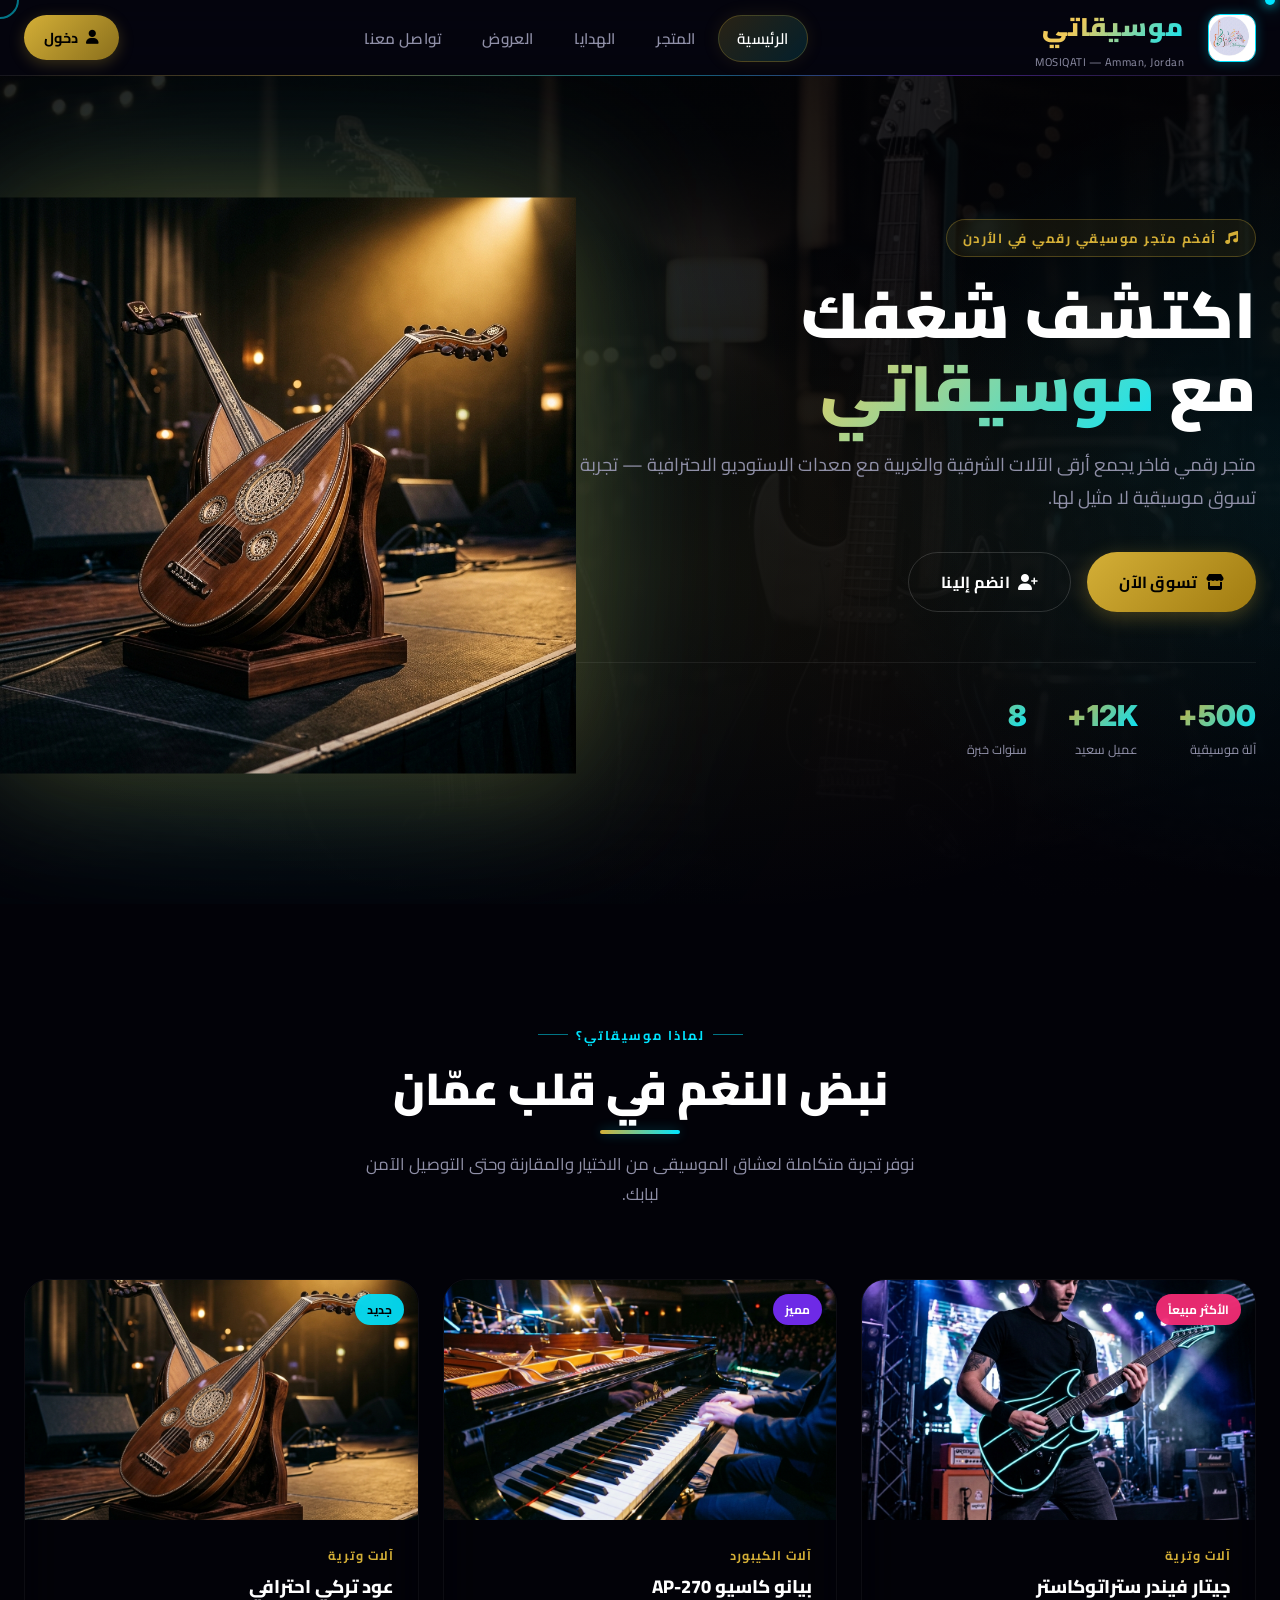
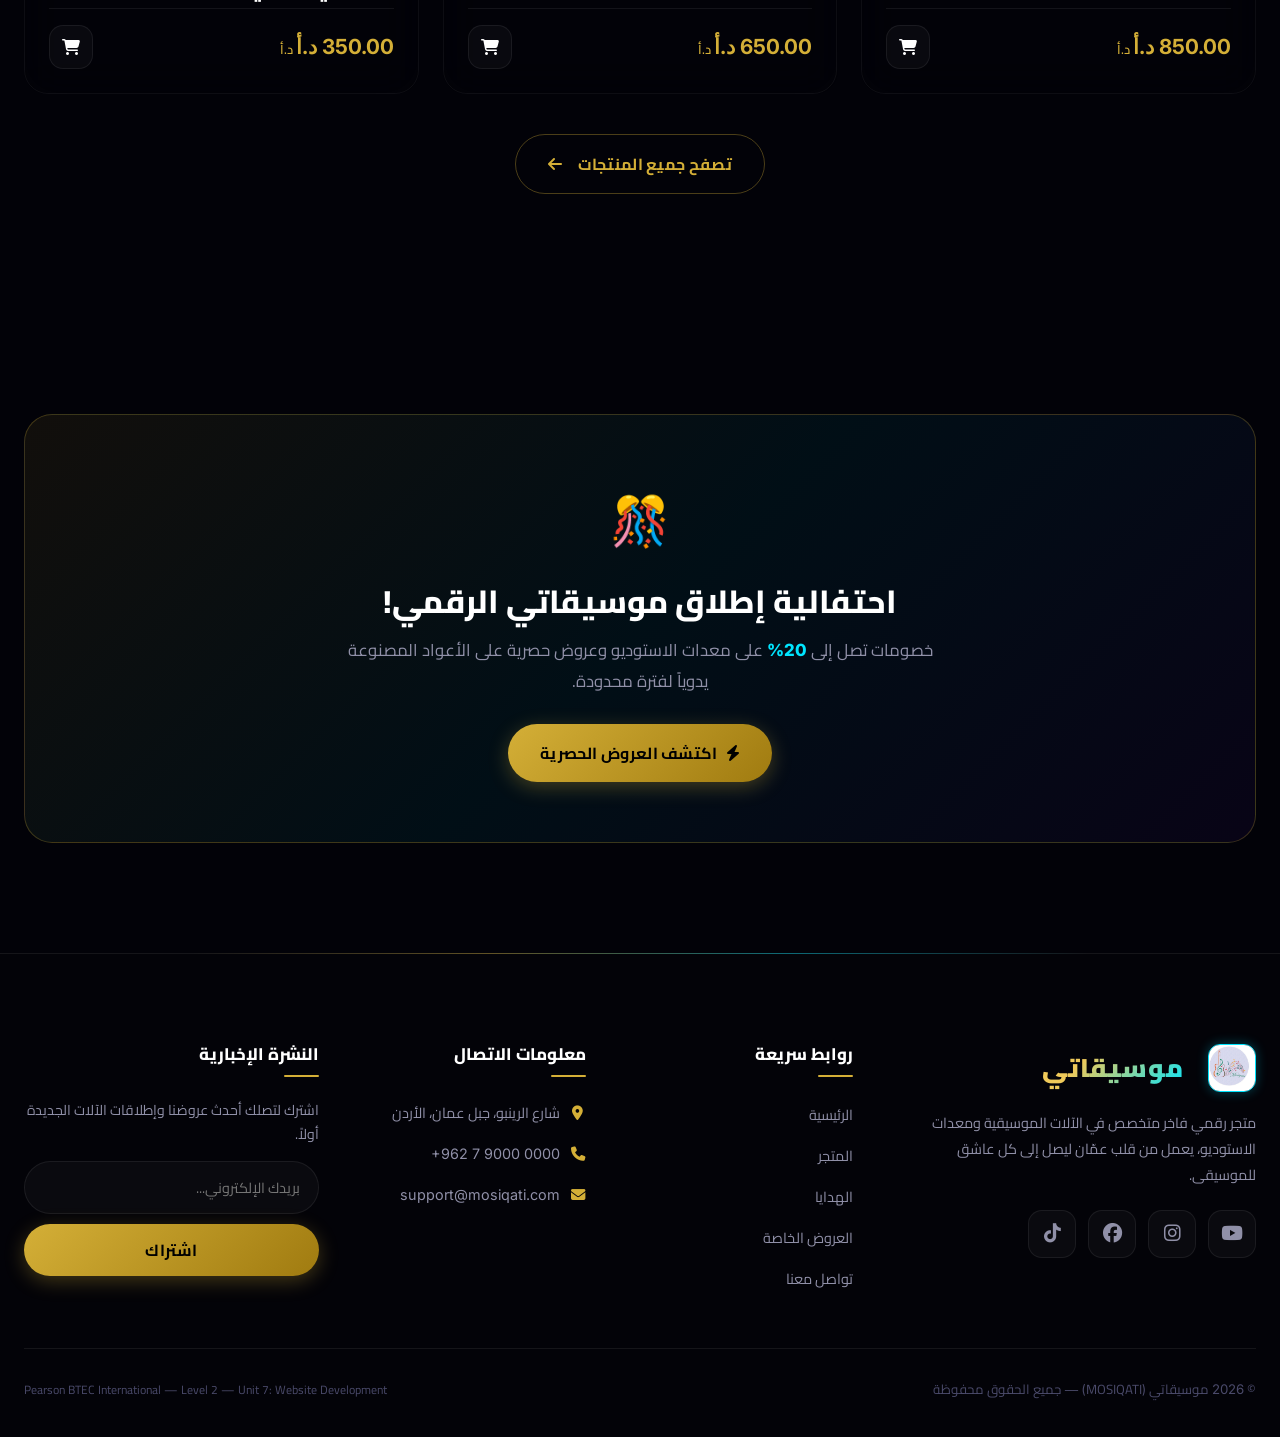
<file: index.html>
<!DOCTYPE html>
<html lang="ar" dir="rtl">
<head>
    <meta charset="UTF-8">
    <meta name="viewport" content="width=device-width, initial-scale=1.0">
    <meta name="description" content="مرحباً بكم في موسيقاتي - الوجهة الأولى للآلات الموسيقية الفاخرة في الأردن. اكتشف تشكيلة واسعة من الأعواد، الجيتارات، البيانو ومعدات الاستوديو.">
    <title>الرئيسية | موسيقاتي MOSIQATI</title>
    <link rel="stylesheet" href="css/style.css">
    <link rel="stylesheet" href="https://cdnjs.cloudflare.com/ajax/libs/font-awesome/6.4.0/css/all.min.css">
</head>
<body>

<!-- ── CUSTOM CURSOR ─────────────────── -->
<div class="cursor-dot" id="cursorDot"></div>
<div class="cursor-ring" id="cursorRing"></div>

<!-- ── PARTICLE CANVAS ──────────────── -->
<canvas id="particleCanvas"></canvas>

<!-- ── LOADING SCREEN ───────────────── -->
<div id="loader">
    <div class="loader-logo">موسيقاتي</div>
    <div class="loader-bars">
        <div class="loader-bar" style="height:30%"></div>
        <div class="loader-bar" style="height:60%"></div>
        <div class="loader-bar" style="height:45%"></div>
        <div class="loader-bar" style="height:80%"></div>
        <div class="loader-bar" style="height:35%"></div>
        <div class="loader-bar" style="height:70%"></div>
        <div class="loader-bar" style="height:55%"></div>
        <div class="loader-bar" style="height:90%"></div>
    </div>
    <div class="loader-progress-track"><div class="loader-progress-bar"></div></div>
</div>

<!-- ═══════════════════════════════════
     HEADER
══════════════════════════════════════ -->
<header>
    <div class="container header-container">
        <a href="index.html" class="logo" id="nav-logo">
            <img src="images/logo.jpeg" alt="Mosiqati Logo" style="height: 48px; width: 48px; border-radius: 12px; margin-left: 12px; border: 1px solid var(--cyan); box-shadow: 0 0 12px rgba(0, 229, 255, 0.3); object-fit: cover;">
            <div>
                <span class="logo-text-main">موسيقاتي</span>
                <span class="logo-text-sub">MOSIQATI — Amman, Jordan</span>
            </div>
        </a>

        <nav>
            <ul class="nav-menu" id="nav-menu">
                <li><a href="index.html"   class="nav-link active" id="nav-home">الرئيسية</a></li>
                <li><a href="store.html"   class="nav-link" id="nav-store">المتجر</a></li>
                <li><a href="gifts.html"   class="nav-link" id="nav-gifts">الهدايا</a></li>
                <li><a href="offers.html"  class="nav-link" id="nav-offers">العروض</a></li>
                <li><a href="contact.html" class="nav-link" id="nav-contact">تواصل معنا</a></li>
            </ul>
        </nav>

        <div class="nav-actions">
            <button class="btn-login-header" data-open-login id="btn-header-login">
                <i class="fa-solid fa-user"></i> دخول
            </button>
            <div class="hamburger" id="hamburger">
                <span></span><span></span><span></span>
            </div>
        </div>
    </div>
</header>

<!-- ═══════════════════════════════════
     HERO
══════════════════════════════════════ -->
<section class="hero" id="home-hero">
    <div class="hero-bg"></div>
    <div class="hero-overlay"></div>

    <!-- Floating instrument visual (right side) -->
    <div class="hero-visual">
        <img src="images/premium_oud.png" alt="عود فاخر" id="hero-visual-img">
    </div>

    <div class="container">
        <div class="hero-content">
            <div class="hero-badge">
                <i class="fa-solid fa-music fa-spin"></i>
                أفخم متجر موسيقي رقمي في الأردن
            </div>
            <h1 class="hero-title">
                اكتشف شغفك<br>
                مع <span class="gradient-text">موسيقاتي</span>
            </h1>
            <p class="hero-desc">
                متجر رقمي فاخر يجمع أرقى الآلات الشرقية والغربية مع معدات الاستوديو الاحترافية — تجربة تسوق موسيقية لا مثيل لها.
            </p>
            <div class="btn-group">
                <a href="store.html" class="btn btn-primary" id="hero-cta-store">
                    <i class="fa-solid fa-store"></i> تسوق الآن
                </a>
                <button class="btn btn-secondary" data-open-login id="hero-cta-login">
                    <i class="fa-solid fa-user-plus"></i> انضم إلينا
                </button>
            </div>

            <div class="hero-stats">
                <div class="stat-item">
                    <span class="stat-num">500+</span>
                    <span class="stat-label">آلة موسيقية</span>
                </div>
                <div class="stat-item">
                    <span class="stat-num">12K+</span>
                    <span class="stat-label">عميل سعيد</span>
                </div>
                <div class="stat-item">
                    <span class="stat-num">8</span>
                    <span class="stat-label">سنوات خبرة</span>
                </div>
            </div>
        </div>
    </div>
</section>

<!-- ═══════════════════════════════════
     FEATURES / WHY US
══════════════════════════════════════ -->
<section class="section-padding" id="home-features">
    <div class="container">
        <div class="section-header reveal">
            <span class="section-eyebrow">لماذا موسيقاتي؟</span>
            <h2 class="section-title">نبض النغم في قلب عمّان</h2>
            <p class="section-desc">نوفر تجربة متكاملة لعشاق الموسيقى من الاختيار والمقارنة وحتى التوصيل الآمن لبابك.</p>
        </div>
        <div class="grid-3">

            <!-- Fetched Product -->
            <div class="product-card reveal reveal-delay-1" style="background:var(--bg); border:1px solid rgba(255,255,255,0.05);">
                <div class="product-img-wrap">
                    <img src="images/electric_guitar.png" alt="جيتار فيندر ستراتوكاستر" class="product-img" style="object-fit:cover; background:#111;">
                    <span class="product-tag tag-hot">الأكثر مبيعاً</span>
                </div>
                <div class="product-info">
                    <span class="product-cat">آلات وترية</span>
                    <h3 class="product-name" style="font-size:1.15rem;">جيتار فيندر ستراتوكاستر</h3>
                    <div class="product-footer">
                        <div class="price-wrap">
                            <span class="price-new" style="color:var(--gold); font-weight:bold;">850.00 د.أ</span>
                        </div>
                        <a href="store.html" class="btn-cart"><i class="fa-solid fa-cart-shopping"></i></a>
                    </div>
                </div>
            </div>
        
            <!-- Fetched Product -->
            <div class="product-card reveal reveal-delay-2" style="background:var(--bg); border:1px solid rgba(255,255,255,0.05);">
                <div class="product-img-wrap">
                    <img src="images/grand_piano.png" alt="بيانو كاسيو AP-270" class="product-img" style="object-fit:cover; background:#111;">
                    <span class="product-tag tag-premium">مميز</span>
                </div>
                <div class="product-info">
                    <span class="product-cat">آلات الكيبورد</span>
                    <h3 class="product-name" style="font-size:1.15rem;">بيانو كاسيو AP-270</h3>
                    <div class="product-footer">
                        <div class="price-wrap">
                            <span class="price-new" style="color:var(--gold); font-weight:bold;">650.00 د.أ</span>
                        </div>
                        <a href="store.html" class="btn-cart"><i class="fa-solid fa-cart-shopping"></i></a>
                    </div>
                </div>
            </div>
        
            <!-- Fetched Product -->
            <div class="product-card reveal reveal-delay-3" style="background:var(--bg); border:1px solid rgba(255,255,255,0.05);">
                <div class="product-img-wrap">
                    <img src="images/premium_oud.png" alt="عود تركي احترافي" class="product-img" style="object-fit:cover; background:#111;">
                    <span class="product-tag tag-new">جديد</span>
                </div>
                <div class="product-info">
                    <span class="product-cat">آلات وترية</span>
                    <h3 class="product-name" style="font-size:1.15rem;">عود تركي احترافي</h3>
                    <div class="product-footer">
                        <div class="price-wrap">
                            <span class="price-new" style="color:var(--gold); font-weight:bold;">350.00 د.أ</span>
                        </div>
                        <a href="store.html" class="btn-cart"><i class="fa-solid fa-cart-shopping"></i></a>
                    </div>
                </div>
            </div>
        
        </div>
        <div style="text-align:center; margin-top:40px;">
            <a href="store.html" class="btn btn-outline-gold">تصفح جميع المنتجات <i class="fa-solid fa-arrow-left" style="margin-right:8px;"></i></a>
        </div>
    </div>
</section>

<!-- ═══════════════════════════════════
     PROMO BANNER
══════════════════════════════════════ -->
<section class="section-padding" id="home-promo">
    <div class="container">
        <div class="promo-banner reveal" id="promo-banner">
            <div style="font-size:3rem;margin-bottom:16px;">🎊</div>
            <h2 class="promo-banner-title">احتفالية إطلاق موسيقاتي الرقمي!</h2>
            <p class="promo-banner-desc">
                خصومات تصل إلى <span style="color:var(--cyan);font-weight:800;font-family:var(--font-en);">20%</span> على معدات الاستوديو وعروض حصرية على الأعواد المصنوعة يدوياً لفترة محدودة.
            </p>
            <a href="offers.html" class="btn btn-primary" id="promo-btn">
                <i class="fa-solid fa-bolt"></i> اكتشف العروض الحصرية
            </a>
        </div>
    </div>
</section>

<!-- ═══════════════════════════════════
     FOOTER
══════════════════════════════════════ -->
<footer>
    <div class="container">
        <div class="footer-grid">
            <div class="footer-col" id="footer-brand">
                <a href="index.html" class="logo" style="margin-bottom:0;">
                    <img src="images/logo.jpeg" alt="Mosiqati Logo" style="height: 48px; width: 48px; border-radius: 12px; margin-left: 12px; border: 1px solid var(--cyan); box-shadow: 0 0 12px rgba(0, 229, 255, 0.3); object-fit: cover;">
                    <span class="logo-text-main">موسيقاتي</span>
                </a>
                <p class="footer-desc">متجر رقمي فاخر متخصص في الآلات الموسيقية ومعدات الاستوديو، يعمل من قلب عمّان ليصل إلى كل عاشق للموسيقى.</p>
                <div class="social-row">
                    <a href="#" class="social-btn yt" aria-label="YouTube" id="footer-yt"><i class="fa-brands fa-youtube"></i></a>
                    <a href="#" class="social-btn ig" aria-label="Instagram" id="footer-ig"><i class="fa-brands fa-instagram"></i></a>
                    <a href="#" class="social-btn fb" aria-label="Facebook" id="footer-fb"><i class="fa-brands fa-facebook"></i></a>
                    <a href="#" class="social-btn tt" aria-label="TikTok" id="footer-tt"><i class="fa-brands fa-tiktok"></i></a>
                </div>
            </div>
            <div class="footer-col" id="footer-links-col">
                <h4>روابط سريعة</h4>
                <ul class="footer-links">
                    <li><a href="index.html" id="fl-home">الرئيسية</a></li>
                    <li><a href="store.html" id="fl-store">المتجر</a></li>
                    <li><a href="gifts.html" id="fl-gifts">الهدايا</a></li>
                    <li><a href="offers.html" id="fl-offers">العروض الخاصة</a></li>
                    <li><a href="contact.html" id="fl-contact">تواصل معنا</a></li>
                </ul>
            </div>
            <div class="footer-col" id="footer-contact-col">
                <h4>معلومات الاتصال</h4>
                <div class="footer-contact-items">
                    <div class="footer-contact-item" id="fc-addr"><span class="icon"><i class="fa-solid fa-location-dot"></i></span><span>شارع الرينبو، جبل عمان، الأردن</span></div>
                    <div class="footer-contact-item" id="fc-phone"><span class="icon"><i class="fa-solid fa-phone"></i></span><span style="font-family:var(--font-en);direction:ltr">+962 7 9000 0000</span></div>
                    <div class="footer-contact-item" id="fc-email"><span class="icon"><i class="fa-solid fa-envelope"></i></span><span style="font-family:var(--font-en)">support@mosiqati.com</span></div>
                </div>
            </div>
            <div class="footer-col" id="footer-news-col">
                <h4>النشرة الإخبارية</h4>
                <p style="color:var(--gray);font-size:0.88rem;margin-bottom:14px;line-height:1.7;">اشترك لتصلك أحدث عروضنا وإطلاقات الآلات الجديدة أولاً.</p>
                <form class="newsletter-wrap" id="newsletter-form">
                    <input type="email" placeholder="بريدك الإلكتروني..." class="newsletter-input" id="newsletter-input" required>
                    <button type="submit" class="btn btn-primary" style="padding:11px;" id="newsletter-submit">اشتراك</button>
                </form>
            </div>
        </div>
        <div class="footer-bottom">
            <span id="copyright">© <span style="font-family:var(--font-en)">2026</span> موسيقاتي (MOSIQATI) — جميع الحقوق محفوظة</span>
            <span style="font-size:0.75rem;color:var(--gray-dim);" id="btec-credit">Pearson BTEC International — Level 2 — Unit 7: Website Development</span>
        </div>
    </div>
</footer>

<!-- ═══════════════════════════════════
     LOGIN MODAL
══════════════════════════════════════ -->
<div class="modal-overlay" id="login-modal-overlay">
    <div class="login-modal" role="dialog" aria-modal="true" aria-label="تسجيل الدخول">
        <div class="login-modal-glow"></div>
        <div class="login-modal-glow-cyan"></div>

        <button class="modal-close" data-close-modal aria-label="إغلاق"><i class="fa-solid fa-xmark"></i></button>

        <div class="login-header">
            <img src="images/logo.jpeg" alt="Logo" style="height: 64px; width: 64px; border-radius: 50%; border: 2px solid var(--cyan); margin: 0 auto 15px auto; box-shadow: 0 0 20px rgba(0, 229, 255, 0.4); object-fit: cover; display: block;">
            <h2 class="login-title">أهلاً بك في موسيقاتي</h2>
            <p class="login-sub">سجّل دخولك أو أنشئ حساباً جديداً</p>
        </div>

        <div class="login-body">
            <!-- Tabs -->
            <div class="login-tabs">
                <button class="login-tab active" data-tab="login" id="tab-login">تسجيل الدخول</button>
                <button class="login-tab" data-tab="register" id="tab-register">حساب جديد</button>
            </div>

            <!-- LOGIN PANEL -->
            <div id="login-panel">
                <form id="login-form" autocomplete="off">
                    <div class="input-icon-wrap">
                        <i class="fa-solid fa-envelope input-icon"></i>
                        <input type="email" class="login-input" placeholder="البريد الإلكتروني" required id="login-email" autocomplete="email">
                    </div>
                    <div class="input-icon-wrap">
                        <i class="fa-solid fa-lock input-icon"></i>
                        <input type="password" class="login-input" placeholder="كلمة المرور" required id="login-password" autocomplete="current-password">
                    </div>
                    <div class="login-options">
                        <label class="remember-wrap">
                            <input type="checkbox" id="login-remember"> تذكّرني
                        </label>
                        <a href="#" class="forgot-link" id="forgot-link">نسيت كلمة المرور؟</a>
                    </div>
                    <button type="submit" class="btn-login-submit" id="login-submit-btn">
                        <i class="fa-solid fa-right-to-bracket"></i> تسجيل الدخول
                    </button>
                    <div class="login-divider">أو تسجيل الدخول بواسطة</div>
                    <div class="social-login-row">
                        <button type="button" class="btn-social-login" id="google-login"><i class="fa-brands fa-google"></i> Google</button>
                        <button type="button" class="btn-social-login" id="facebook-login"><i class="fa-brands fa-facebook"></i> Facebook</button>
                    </div>
                </form>
            </div>

            <!-- REGISTER PANEL -->
            <div id="register-panel" style="display:none;">
                <form id="register-form" autocomplete="off">
                    <div class="input-icon-wrap">
                        <i class="fa-solid fa-user input-icon"></i>
                        <input type="text" class="login-input" placeholder="الاسم الكامل" required id="reg-name" autocomplete="name">
                    </div>
                    <div class="input-icon-wrap">
                        <i class="fa-solid fa-envelope input-icon"></i>
                        <input type="email" class="login-input" placeholder="البريد الإلكتروني" required id="reg-email" autocomplete="email">
                    </div>
                    <div class="input-icon-wrap">
                        <i class="fa-solid fa-lock input-icon"></i>
                        <input type="password" class="login-input" placeholder="كلمة المرور (8 أحرف+)" required id="reg-password" autocomplete="new-password">
                    </div>
                    <div class="input-icon-wrap">
                        <i class="fa-solid fa-lock input-icon"></i>
                        <input type="password" class="login-input" placeholder="تأكيد كلمة المرور" required id="reg-confirm" autocomplete="new-password">
                    </div>
                    <button type="submit" class="btn-login-submit" id="reg-submit-btn" style="margin-top:8px;">
                        <i class="fa-solid fa-user-plus"></i> إنشاء حساب
                    </button>
                </form>
            </div>
        </div>
    </div>
</div>

<!-- ── JS ─────────────────────────────── -->
<script src="js/app.js"></script>
</body>
</html>
</file>
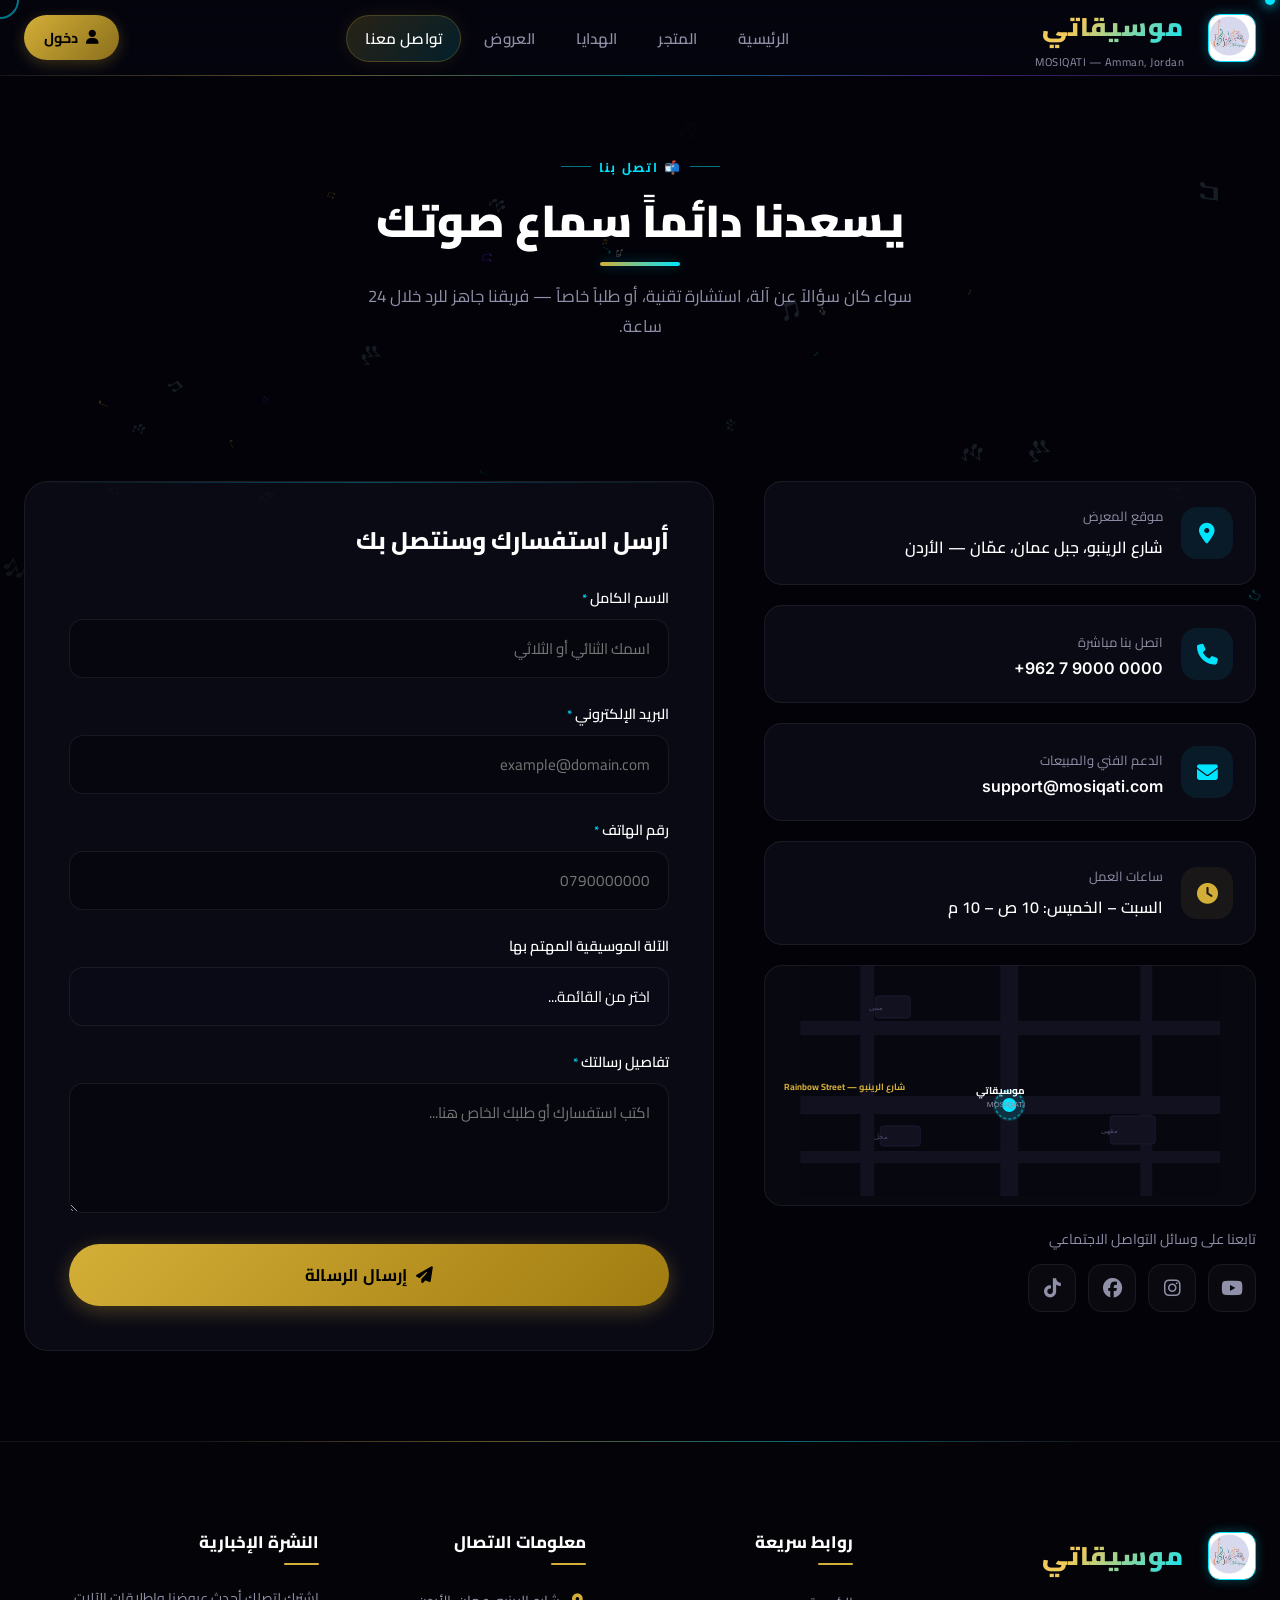
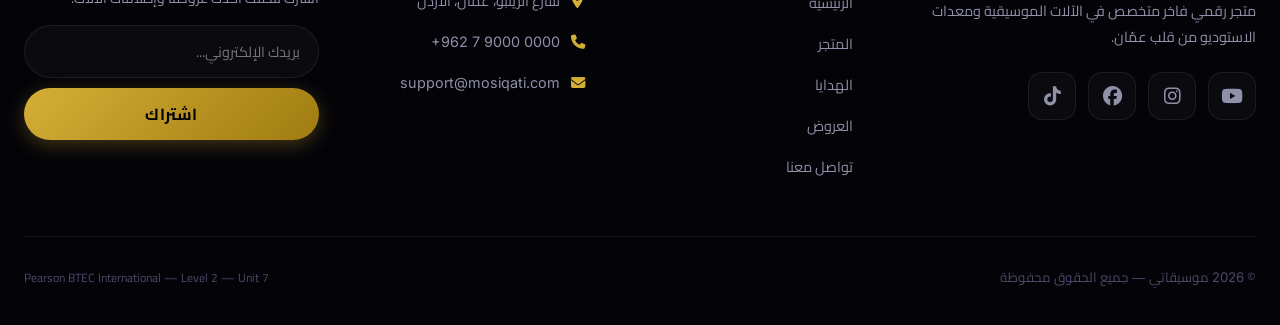
<file: contact.html>
<!DOCTYPE html>
<html lang="ar" dir="rtl">
<head>
    <meta charset="UTF-8">
    <meta name="viewport" content="width=device-width, initial-scale=1.0">
    <meta name="description" content="تواصل مع فريق موسيقاتي — نموذج اتصال ذكي، خريطة الموقع، ووسائل التواصل الاجتماعي للمتجر.">
    <title>تواصل معنا | موسيقاتي MOSIQATI</title>
    <link rel="stylesheet" href="css/style.css">
    <link rel="stylesheet" href="https://cdnjs.cloudflare.com/ajax/libs/font-awesome/6.4.0/css/all.min.css">
</head>
<body>
<div class="cursor-dot" id="cursorDot"></div>
<div class="cursor-ring" id="cursorRing"></div>
<canvas id="particleCanvas"></canvas>
<div id="loader">
    <div class="loader-logo">تواصل</div>
    <div class="loader-bars">
        <div class="loader-bar" style="height:45%"></div><div class="loader-bar" style="height:75%"></div>
        <div class="loader-bar" style="height:55%"></div><div class="loader-bar" style="height:90%"></div>
        <div class="loader-bar" style="height:30%"></div><div class="loader-bar" style="height:70%"></div>
        <div class="loader-bar" style="height:50%"></div><div class="loader-bar" style="height:85%"></div>
    </div>
    <div class="loader-progress-track"><div class="loader-progress-bar"></div></div>
</div>

<!-- HEADER -->
<header>
    <div class="container header-container">
        <a href="index.html" class="logo"><img src="images/logo.jpeg" alt="Mosiqati Logo" style="height: 48px; width: 48px; border-radius: 12px; margin-left: 12px; border: 1px solid var(--cyan); box-shadow: 0 0 12px rgba(0, 229, 255, 0.3); object-fit: cover;"><div><span class="logo-text-main">موسيقاتي</span><span class="logo-text-sub">MOSIQATI — Amman, Jordan</span></div></a>
        <nav><ul class="nav-menu" id="nav-menu">
            <li><a href="index.html" class="nav-link">الرئيسية</a></li>
            <li><a href="store.html" class="nav-link">المتجر</a></li>
            <li><a href="gifts.html" class="nav-link">الهدايا</a></li>
            <li><a href="offers.html" class="nav-link">العروض</a></li>
            <li><a href="contact.html" class="nav-link active">تواصل معنا</a></li>
        </ul></nav>
        <div class="nav-actions">
            <button class="btn-login-header" data-open-login><i class="fa-solid fa-user"></i> دخول</button>
            <div class="hamburger" id="hamburger"><span></span><span></span><span></span></div>
        </div>
    </div>
</header>

<main>
    <!-- INTRO -->
    <section class="section-sm" id="contact-intro">
        <div class="container">
            <div class="section-header reveal">
                <span class="section-eyebrow">📬 اتصل بنا</span>
                <h1 class="section-title">يسعدنا دائماً سماع صوتك</h1>
                <p class="section-desc">سواء كان سؤالاً عن آلة، استشارة تقنية، أو طلباً خاصاً — فريقنا جاهز للرد خلال 24 ساعة.</p>
            </div>
        </div>
    </section>

    <!-- CONTACT GRID -->
    <section style="padding-bottom:90px;" id="contact-main">
        <div class="container">
            <div class="contact-grid" id="contact-layout">

                <!-- LEFT PANEL: Info + Map + Social -->
                <div class="contact-info-stack reveal" id="contact-info-col">

                    <div class="info-card" id="info-addr">
                        <div class="info-icon-wrap"><i class="fa-solid fa-location-dot"></i></div>
                        <div>
                            <p class="info-label">موقع المعرض</p>
                            <p class="info-value">شارع الرينبو، جبل عمان، عمّان — الأردن</p>
                        </div>
                    </div>

                    <div class="info-card" id="info-phone">
                        <div class="info-icon-wrap"><i class="fa-solid fa-phone"></i></div>
                        <div>
                            <p class="info-label">اتصل بنا مباشرة</p>
                            <p class="info-value" style="font-family:var(--font-en);direction:ltr">+962 7 9000 0000</p>
                        </div>
                    </div>

                    <div class="info-card" id="info-email">
                        <div class="info-icon-wrap"><i class="fa-solid fa-envelope"></i></div>
                        <div>
                            <p class="info-label">الدعم الفني والمبيعات</p>
                            <p class="info-value" style="font-family:var(--font-en)">support@mosiqati.com</p>
                        </div>
                    </div>

                    <div class="info-card" id="info-hours">
                        <div class="info-icon-wrap" style="background:rgba(212,175,55,0.08);color:var(--gold);"><i class="fa-solid fa-clock"></i></div>
                        <div>
                            <p class="info-label">ساعات العمل</p>
                            <p class="info-value">السبت – الخميس: 10 ص – 10 م</p>
                        </div>
                    </div>

                    <!-- SVG MAP MOCKUP -->
                    <div class="map-box" id="map-mockup">
                        <svg width="100%" height="230" viewBox="0 0 420 230" xmlns="http://www.w3.org/2000/svg">
                            <rect width="420" height="230" fill="#07070f"/>
                            <!-- Road grid -->
                            <rect x="0" y="55" width="420" height="14" fill="#111120"/>
                            <rect x="0" y="130" width="420" height="18" fill="#111120"/>
                            <rect x="0" y="185" width="420" height="12" fill="#111120"/>
                            <rect x="60" y="0" width="14" height="230" fill="#111120"/>
                            <rect x="200" y="0" width="18" height="230" fill="#111120"/>
                            <rect x="340" y="0" width="12" height="230" fill="#111120"/>
                            <!-- Rainbow Street label -->
                            <text x="105" y="124" fill="#d4af37" font-family="Cairo, sans-serif" font-size="9" font-weight="700">شارع الرينبو — Rainbow Street</text>
                            <!-- Pin location -->
                            <circle cx="209" cy="139" r="16" fill="rgba(0,229,255,0.15)"/>
                            <circle cx="209" cy="139" r="7" fill="#00e5ff"/>
                            <circle cx="209" cy="139" r="14" fill="none" stroke="#00e5ff" stroke-width="1.5" stroke-dasharray="3 2" opacity="0.5">
                                <animateTransform attributeName="transform" type="rotate" from="0 209 139" to="360 209 139" dur="4s" repeatCount="indefinite"/>
                            </circle>
                            <!-- Label -->
                            <text x="225" y="128" fill="#ffffff" font-family="Cairo, sans-serif" font-size="10" font-weight="700">موسيقاتي</text>
                            <text x="225" y="141" fill="#9090a8" font-family="sans-serif" font-size="8">MOSIQATI</text>
                            <!-- Nearby buildings -->
                            <rect x="75" y="30" width="35" height="22" rx="3" fill="#111120" stroke="#1a1a30" stroke-width="1"/>
                            <text x="83" y="44" fill="#4a4a6a" font-size="7" font-family="sans-serif">مبنى</text>
                            <rect x="310" y="150" width="45" height="28" rx="3" fill="#111120" stroke="#1a1a30" stroke-width="1"/>
                            <text x="318" y="167" fill="#4a4a6a" font-size="7" font-family="sans-serif">مقهى</text>
                            <rect x="80" y="160" width="40" height="20" rx="3" fill="#111120" stroke="#1a1a30" stroke-width="1"/>
                            <text x="88" y="173" fill="#4a4a6a" font-size="7" font-family="sans-serif">محل</text>
                        </svg>
                    </div>

                    <!-- Social Media -->
                    <div id="contact-social">
                        <p style="color:var(--gray);font-size:0.88rem;margin-bottom:12px;">تابعنا على وسائل التواصل الاجتماعي</p>
                        <div class="social-row">
                            <a href="https://youtube.com" target="_blank" class="social-btn yt" aria-label="YouTube"><i class="fa-brands fa-youtube"></i></a>
                            <a href="https://instagram.com" target="_blank" class="social-btn ig" aria-label="Instagram"><i class="fa-brands fa-instagram"></i></a>
                            <a href="https://facebook.com" target="_blank" class="social-btn fb" aria-label="Facebook"><i class="fa-brands fa-facebook"></i></a>
                            <a href="https://tiktok.com" target="_blank" class="social-btn tt" aria-label="TikTok"><i class="fa-brands fa-tiktok"></i></a>
                        </div>
                    </div>
                </div>

                <!-- RIGHT PANEL: Contact Form -->
                <div class="contact-form-card reveal" id="contact-form-col">
                    <h3 style="font-size:1.5rem;margin-bottom:28px;" id="form-title">أرسل استفسارك وسنتصل بك</h3>
                    <form id="contact-form" novalidate>

                        <div class="form-row" id="group-name">
                            <label class="form-label" for="name">الاسم الكامل <span class="form-required">*</span></label>
                            <input type="text" id="name" class="form-input" placeholder="اسمك الثنائي أو الثلاثي" autocomplete="name">
                            <span class="err-msg" id="err-name"></span>
                        </div>

                        <div class="form-row" id="group-email">
                            <label class="form-label" for="email">البريد الإلكتروني <span class="form-required">*</span></label>
                            <input type="email" id="email" class="form-input" placeholder="example@domain.com" style="direction:ltr;text-align:right;" autocomplete="email">
                            <span class="err-msg" id="err-email"></span>
                        </div>

                        <div class="form-row" id="group-phone">
                            <label class="form-label" for="phone">رقم الهاتف <span class="form-required">*</span></label>
                            <input type="tel" id="phone" class="form-input" placeholder="0790000000" style="direction:ltr;text-align:right;" autocomplete="tel">
                            <span class="err-msg" id="err-phone"></span>
                        </div>

                        <div class="form-row" id="group-interest">
                            <label class="form-label" for="interest">الآلة الموسيقية المهتم بها</label>
                            <select id="interest" class="form-input" style="background:#0a0a16;">
                                <option value="">اختر من القائمة...</option>
                                <option value="oud">🪕 العود الشرقي</option>
                                <option value="guitar">🎸 الجيتار الكهربائي / الكلاسيكي</option>
                                <option value="piano">🎹 البيانو الكلاسيكي</option>
                                <option value="darbuka">🥁 الدربكة الإيقاعية</option>
                                <option value="studio">🎛️ معدات الاستوديو</option>
                            </select>
                        </div>

                        <div class="form-row" id="group-message">
                            <label class="form-label" for="message">تفاصيل رسالتك <span class="form-required">*</span></label>
                            <textarea id="message" class="form-input" placeholder="اكتب استفسارك أو طلبك الخاص هنا..."></textarea>
                            <span class="err-msg" id="err-message"></span>
                        </div>

                        <button type="submit" class="btn btn-primary" style="width:100%;padding:15px;font-size:1.05rem;" id="contact-submit-btn">
                            <i class="fa-solid fa-paper-plane"></i> إرسال الرسالة
                        </button>
                    </form>
                </div>

            </div>
        </div>
    </section>
</main>

<!-- SUCCESS MODAL -->
<div class="modal-overlay" id="success-modal">
    <div class="success-modal">
        <div style="position:absolute;top:-60px;left:50%;transform:translateX(-50%);width:200px;height:200px;background:radial-gradient(circle,rgba(212,175,55,0.15),transparent 70%);pointer-events:none;"></div>
        <div class="success-icon"><i class="fa-solid fa-circle-check"></i></div>
        <h2 class="success-title" id="success-title">تم الإرسال بنجاح!</h2>
        <p class="success-msg" id="success-msg">شكراً لتواصلك معنا في موسيقاتي. سيتواصل معك أحد خبرائنا الموسيقيين خلال 24 ساعة عمل لمساعدتك.</p>
        <button class="btn btn-primary" style="padding:12px 32px;" id="close-modal-btn">حسناً، فهمت ✓</button>
    </div>
</div>

<!-- FOOTER -->
<footer>
    <div class="container">
        <div class="footer-grid">
            <div class="footer-col"><a href="index.html" class="logo" style="margin-bottom:0;"><img src="images/logo.jpeg" alt="Mosiqati Logo" style="height: 48px; width: 48px; border-radius: 12px; margin-left: 12px; border: 1px solid var(--cyan); box-shadow: 0 0 12px rgba(0, 229, 255, 0.3); object-fit: cover;"><span class="logo-text-main">موسيقاتي</span></a><p class="footer-desc">متجر رقمي فاخر متخصص في الآلات الموسيقية ومعدات الاستوديو من قلب عمّان.</p><div class="social-row"><a href="#" class="social-btn yt"><i class="fa-brands fa-youtube"></i></a><a href="#" class="social-btn ig"><i class="fa-brands fa-instagram"></i></a><a href="#" class="social-btn fb"><i class="fa-brands fa-facebook"></i></a><a href="#" class="social-btn tt"><i class="fa-brands fa-tiktok"></i></a></div></div>
            <div class="footer-col"><h4>روابط سريعة</h4><ul class="footer-links"><li><a href="index.html">الرئيسية</a></li><li><a href="store.html">المتجر</a></li><li><a href="gifts.html">الهدايا</a></li><li><a href="offers.html">العروض</a></li><li><a href="contact.html">تواصل معنا</a></li></ul></div>
            <div class="footer-col"><h4>معلومات الاتصال</h4><div class="footer-contact-items"><div class="footer-contact-item"><span class="icon"><i class="fa-solid fa-location-dot"></i></span><span>شارع الرينبو، عمان، الأردن</span></div><div class="footer-contact-item"><span class="icon"><i class="fa-solid fa-phone"></i></span><span style="font-family:var(--font-en);direction:ltr">+962 7 9000 0000</span></div><div class="footer-contact-item"><span class="icon"><i class="fa-solid fa-envelope"></i></span><span style="font-family:var(--font-en)">support@mosiqati.com</span></div></div></div>
            <div class="footer-col"><h4>النشرة الإخبارية</h4><p style="color:var(--gray);font-size:0.88rem;margin-bottom:14px;line-height:1.7;">اشترك لتصلك أحدث عروضنا وإطلاقات الآلات.</p><form class="newsletter-wrap"><input type="email" placeholder="بريدك الإلكتروني..." class="newsletter-input" required><button type="submit" class="btn btn-primary" style="padding:11px;">اشتراك</button></form></div>
        </div>
        <div class="footer-bottom"><span>© <span style="font-family:var(--font-en)">2026</span> موسيقاتي — جميع الحقوق محفوظة</span><span style="font-size:0.75rem;color:var(--gray-dim);">Pearson BTEC International — Level 2 — Unit 7</span></div>
    </div>
</footer>

<!-- LOGIN MODAL -->
<div class="modal-overlay" id="login-modal-overlay">
    <div class="login-modal">
        <div class="login-modal-glow"></div><div class="login-modal-glow-cyan"></div>
        <button class="modal-close" data-close-modal><i class="fa-solid fa-xmark"></i></button>
        <div class="login-header"><img src="images/logo.jpeg" alt="Logo" style="height: 64px; width: 64px; border-radius: 50%; border: 2px solid var(--cyan); margin: 0 auto 15px auto; box-shadow: 0 0 20px rgba(0, 229, 255, 0.4); object-fit: cover; display: block;"><h2 class="login-title">أهلاً بك في موسيقاتي</h2><p class="login-sub">سجّل دخولك أو أنشئ حساباً جديداً</p></div>
        <div class="login-body">
            <div class="login-tabs"><button class="login-tab active" data-tab="login">تسجيل الدخول</button><button class="login-tab" data-tab="register">حساب جديد</button></div>
            <div id="login-panel"><form id="login-form"><div class="input-icon-wrap"><i class="fa-solid fa-envelope input-icon"></i><input type="email" class="login-input" placeholder="البريد الإلكتروني" required></div><div class="input-icon-wrap"><i class="fa-solid fa-lock input-icon"></i><input type="password" class="login-input" placeholder="كلمة المرور" required></div><div class="login-options"><label class="remember-wrap"><input type="checkbox"> تذكّرني</label><a href="#" class="forgot-link">نسيت كلمة المرور؟</a></div><button type="submit" class="btn-login-submit"><i class="fa-solid fa-right-to-bracket"></i> تسجيل الدخول</button><div class="login-divider">أو تسجيل الدخول بواسطة</div><div class="social-login-row"><button type="button" class="btn-social-login"><i class="fa-brands fa-google"></i> Google</button><button type="button" class="btn-social-login"><i class="fa-brands fa-facebook"></i> Facebook</button></div></form></div>
            <div id="register-panel" style="display:none;"><form id="register-form"><div class="input-icon-wrap"><i class="fa-solid fa-user input-icon"></i><input type="text" class="login-input" placeholder="الاسم الكامل" required></div><div class="input-icon-wrap"><i class="fa-solid fa-envelope input-icon"></i><input type="email" class="login-input" placeholder="البريد الإلكتروني" required></div><div class="input-icon-wrap"><i class="fa-solid fa-lock input-icon"></i><input type="password" class="login-input" placeholder="كلمة المرور" required></div><div class="input-icon-wrap"><i class="fa-solid fa-lock input-icon"></i><input type="password" class="login-input" placeholder="تأكيد كلمة المرور" required></div><button type="submit" class="btn-login-submit" style="margin-top:8px;"><i class="fa-solid fa-user-plus"></i> إنشاء حساب</button></form></div>
        </div>
    </div>
</div>

<script src="js/app.js"></script>
</body>
</html>
</file>
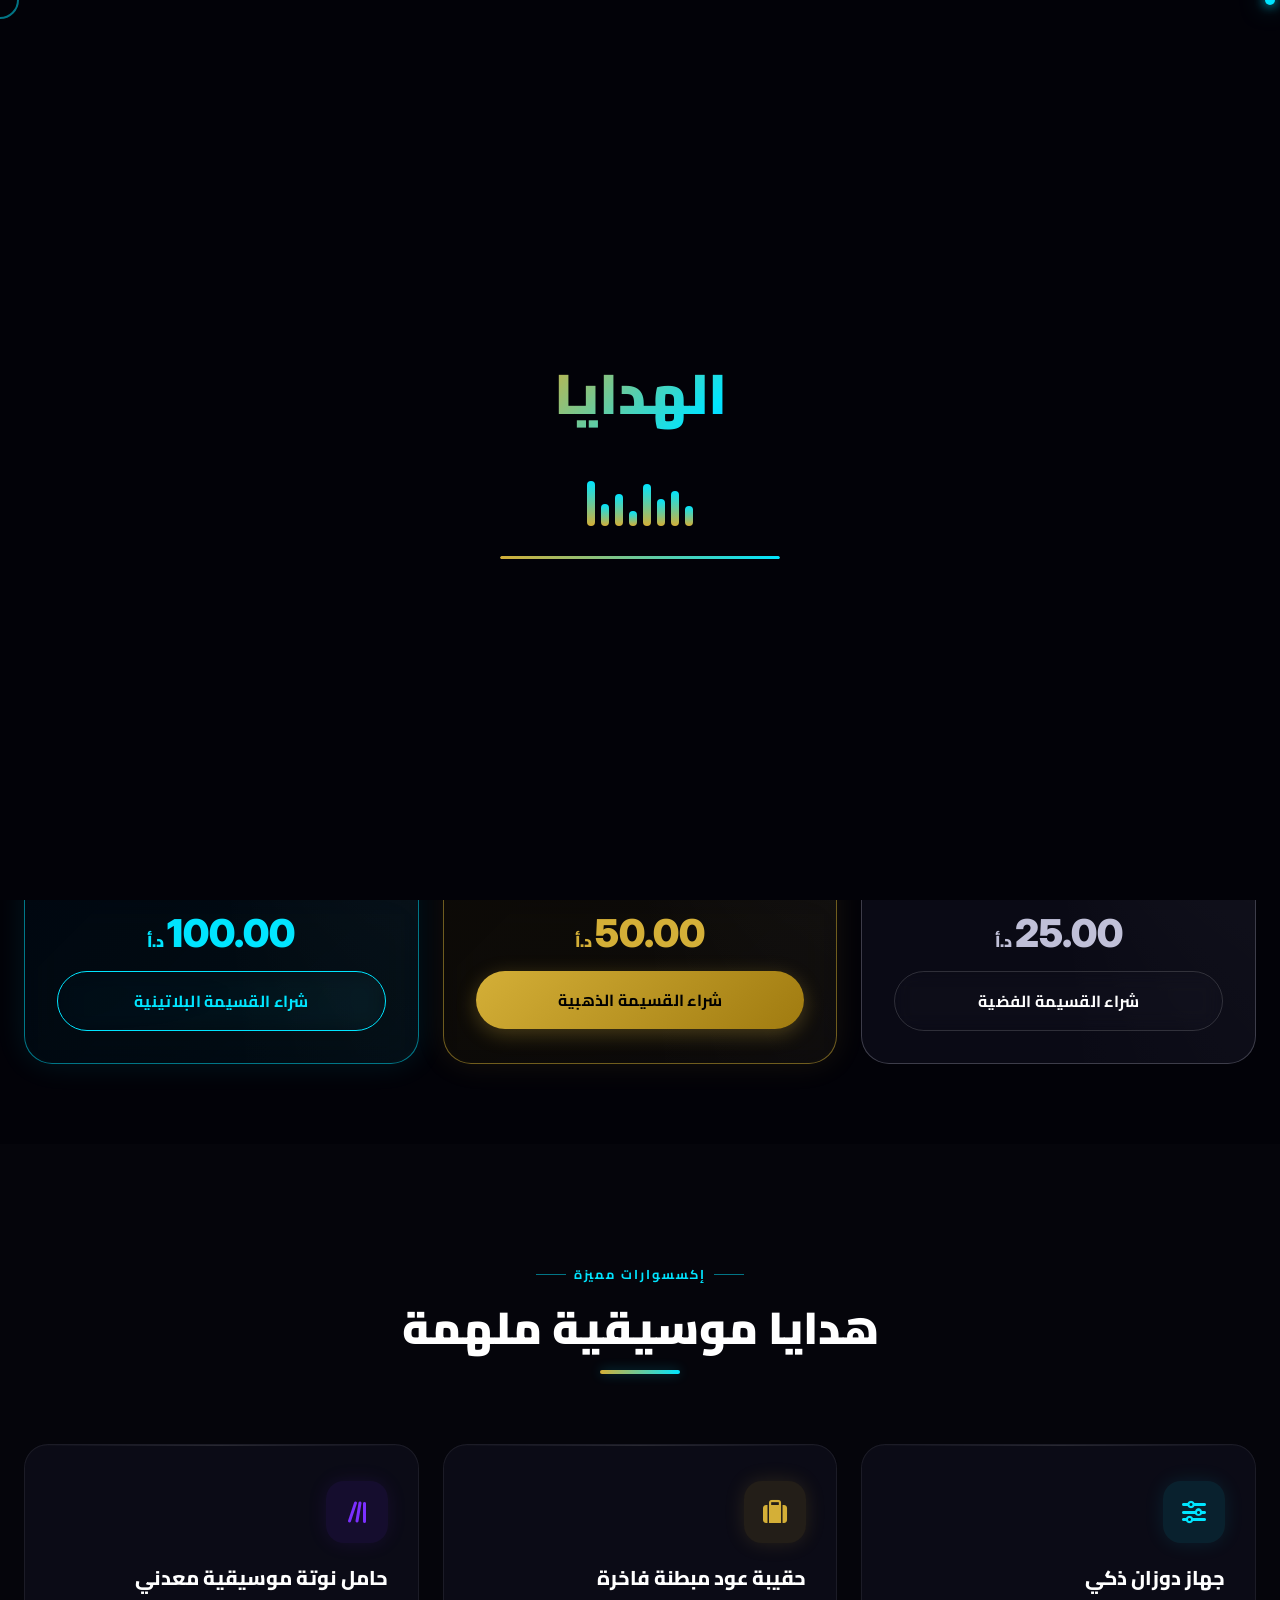
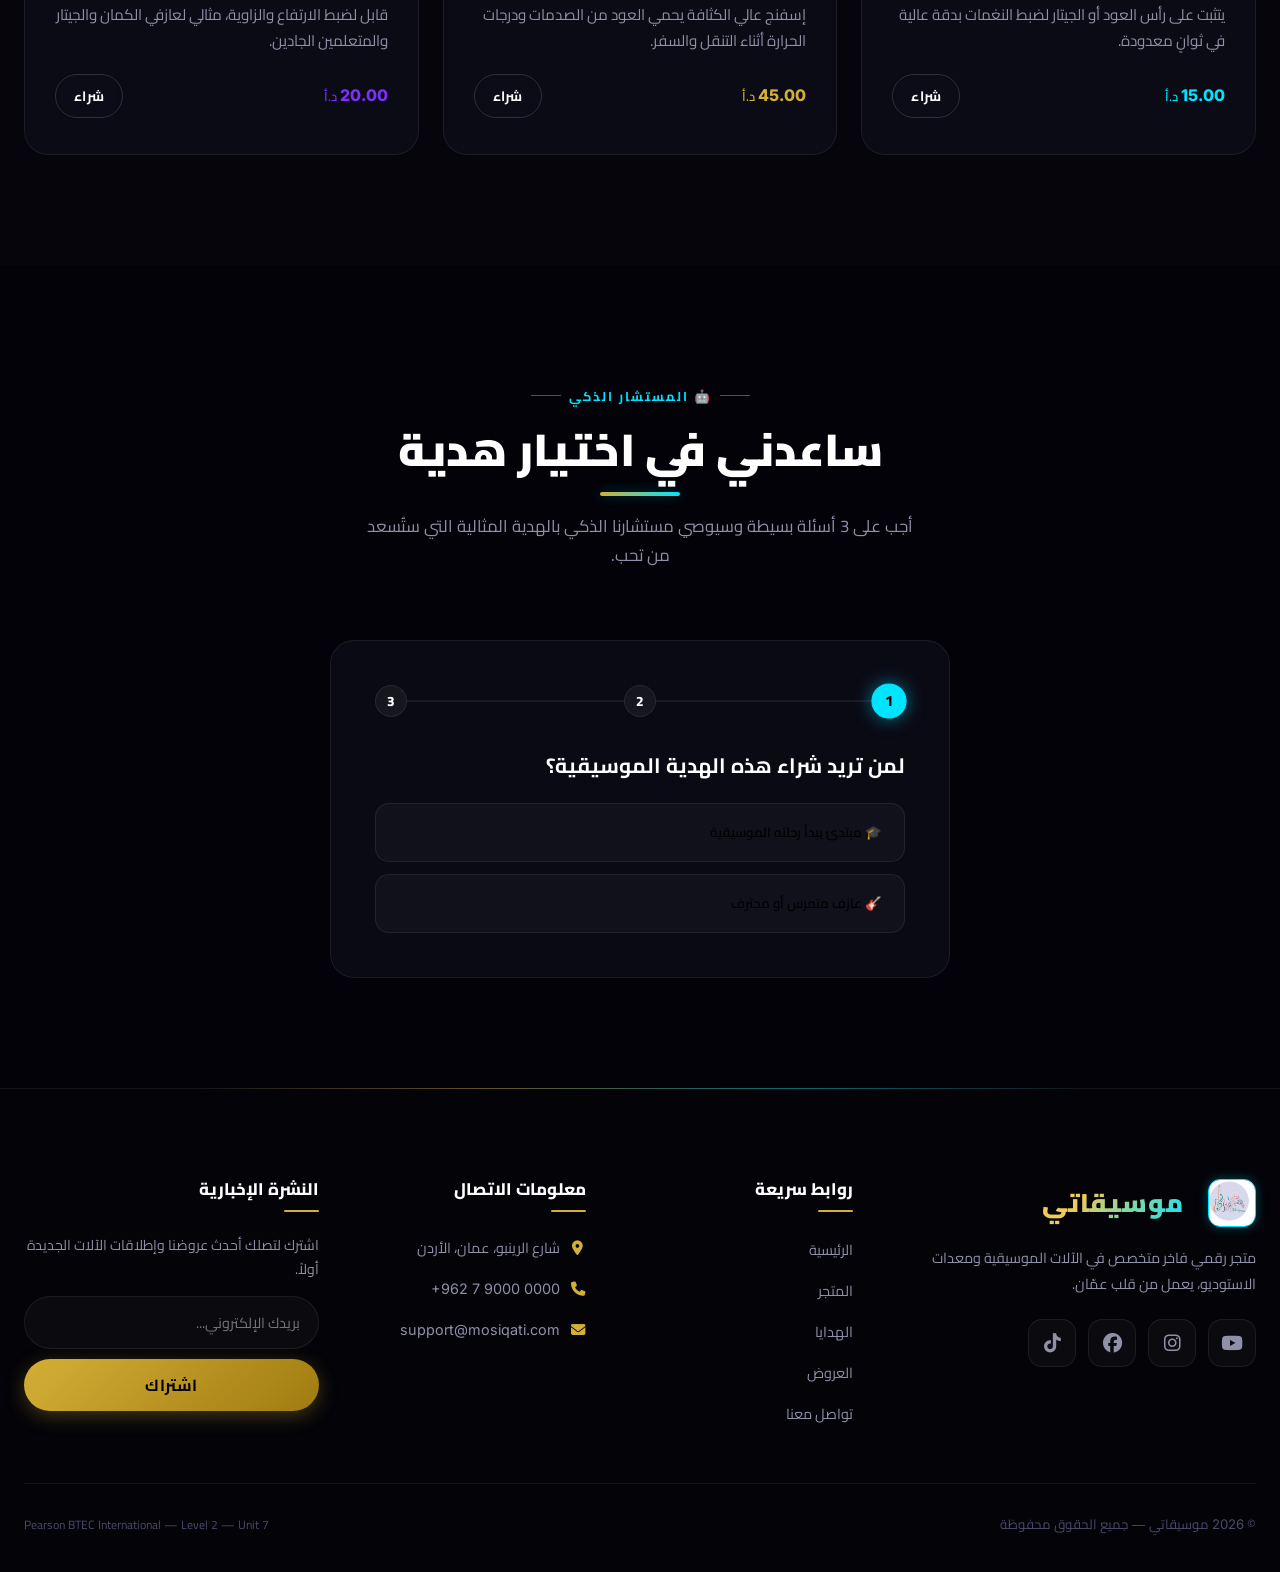
<file: gifts.html>
<!DOCTYPE html>
<html lang="ar" dir="rtl">
<head>
    <meta charset="UTF-8">
    <meta name="viewport" content="width=device-width, initial-scale=1.0">
    <meta name="description" content="اعثر على الهدية الموسيقية المثالية من موسيقاتي — قسائم شراء فاخرة، إكسسوارات موسيقية مميزة، ومستشار هدايا ذكي.">
    <title>الهدايا | موسيقاتي MOSIQATI</title>
    <link rel="stylesheet" href="css/style.css">
    <link rel="stylesheet" href="https://cdnjs.cloudflare.com/ajax/libs/font-awesome/6.4.0/css/all.min.css">
</head>
<body>
<div class="cursor-dot" id="cursorDot"></div>
<div class="cursor-ring" id="cursorRing"></div>
<canvas id="particleCanvas"></canvas>
<div id="loader">
    <div class="loader-logo">الهدايا</div>
    <div class="loader-bars">
        <div class="loader-bar" style="height:40%"></div><div class="loader-bar" style="height:70%"></div>
        <div class="loader-bar" style="height:55%"></div><div class="loader-bar" style="height:85%"></div>
        <div class="loader-bar" style="height:30%"></div><div class="loader-bar" style="height:65%"></div>
        <div class="loader-bar" style="height:45%"></div><div class="loader-bar" style="height:90%"></div>
    </div>
    <div class="loader-progress-track"><div class="loader-progress-bar"></div></div>
</div>

<!-- HEADER -->
<header>
    <div class="container header-container">
        <a href="index.html" class="logo">
            <img src="images/logo.jpeg" alt="Mosiqati Logo" style="height: 48px; width: 48px; border-radius: 12px; margin-left: 12px; border: 1px solid var(--cyan); box-shadow: 0 0 12px rgba(0, 229, 255, 0.3); object-fit: cover;">
            <div><span class="logo-text-main">موسيقاتي</span><span class="logo-text-sub">MOSIQATI — Amman, Jordan</span></div>
        </a>
        <nav><ul class="nav-menu" id="nav-menu">
            <li><a href="index.html" class="nav-link">الرئيسية</a></li>
            <li><a href="store.html" class="nav-link">المتجر</a></li>
            <li><a href="gifts.html" class="nav-link active">الهدايا</a></li>
            <li><a href="offers.html" class="nav-link">العروض</a></li>
            <li><a href="contact.html" class="nav-link">تواصل معنا</a></li>
        </ul></nav>
        <div class="nav-actions">
            <button class="btn-login-header" data-open-login><i class="fa-solid fa-user"></i> دخول</button>
            <div class="hamburger" id="hamburger"><span></span><span></span><span></span></div>
        </div>
    </div>
</header>

<main>
    <!-- INTRO -->
    <section class="section-sm" id="gifts-intro">
        <div class="container">
            <div class="section-header reveal">
                <span class="section-eyebrow">🎁 الهدايا الموسيقية</span>
                <h1 class="section-title">أهدِ نغماً لمن تحب</h1>
                <p class="section-desc">اختر هدية موسيقية تدوم في القلب وتترك أثراً لا يُنسى في حياة من تحبهم.</p>
            </div>
        </div>
    </section>

    <!-- GIFT VOUCHERS -->
    <section style="padding-bottom:80px;" id="gift-vouchers">
        <div class="container">
            <div class="section-header reveal" style="text-align:right;margin-bottom:40px;">
                <h2 style="font-size:1.7rem;padding-bottom:0;" id="vouchers-heading">قسائم الشراء الإلكترونية</h2>
                <p style="color:var(--gray);margin-top:8px;font-size:0.9rem;">ترسل فوراً عبر البريد الإلكتروني مع رسالة تهنئة مخصصة بخط يدك.</p>
            </div>
            <div class="grid-3" id="vouchers-grid">

                <div class="voucher-card voucher-card-silver reveal reveal-delay-1" id="voucher-silver">
                    <span class="voucher-badge voucher-badge-silver">SILVER</span>
                    <img src="images/gift_card.png" alt="قسيمة فضية" class="voucher-img">
                    <h3 class="voucher-title">قسيمة فضية</h3>
                    <p class="voucher-desc">هدية مثالية للإكسسوارات والأوتار والكتب التعليمية للمبتدئين في رحلتهم الموسيقية الأولى.</p>
                    <div class="voucher-value voucher-value-silver">25.00</div>
                    <button class="btn btn-secondary" style="width:100%;" id="buy-silver">شراء القسيمة الفضية</button>
                </div>

                <div class="voucher-card voucher-card-gold reveal reveal-delay-2" id="voucher-gold">
                    <span class="voucher-badge voucher-badge-gold">✨ GOLD</span>
                    <img src="images/gift_card.png" alt="قسيمة ذهبية" class="voucher-img">
                    <h3 class="voucher-title" style="color:var(--gold);">قسيمة ذهبية</h3>
                    <p class="voucher-desc">خيارات أوسع تشمل الدربكة، الجيتار الصغير، مايكروفونات البث ومعدات التسجيل المنزلي.</p>
                    <div class="voucher-value voucher-value-gold">50.00</div>
                    <button class="btn btn-primary" style="width:100%;" id="buy-gold">شراء القسيمة الذهبية</button>
                </div>

                <div class="voucher-card voucher-card-platinum reveal reveal-delay-3" id="voucher-plat">
                    <span class="voucher-badge voucher-badge-plat">💎 PLATINUM</span>
                    <img src="images/gift_card.png" alt="قسيمة بلاتينية" class="voucher-img">
                    <h3 class="voucher-title" style="color:var(--cyan);">قسيمة بلاتينية</h3>
                    <p class="voucher-desc">هدية النخبة — تمكّن متلقيها من اقتناء عود فاخر أو جيتار احترافي من مجموعتنا المميزة.</p>
                    <div class="voucher-value voucher-value-plat">100.00</div>
                    <button class="btn btn-secondary" style="width:100%;border-color:var(--cyan);color:var(--cyan);" id="buy-plat">شراء القسيمة البلاتينية</button>
                </div>

            </div>
        </div>
    </section>

    <!-- ACCESSORIES GRID -->
    <section class="section-padding" style="background:rgba(255,255,255,0.012);" id="gift-accessories">
        <div class="container">
            <div class="section-header reveal">
                <span class="section-eyebrow">إكسسوارات مميزة</span>
                <h2 class="section-title">هدايا موسيقية ملهمة</h2>
            </div>
            <div class="grid-3" id="accessories-grid">

                <div class="card reveal reveal-delay-1" id="acc-tuner">
                    <div class="card-icon card-icon-cyan"><i class="fa-solid fa-sliders"></i></div>
                    <h3 class="card-title">جهاز دوزان ذكي</h3>
                    <p class="card-desc" style="margin-bottom:20px;">يتثبت على رأس العود أو الجيتار لضبط النغمات بدقة عالية في ثوانٍ معدودة.</p>
                    <div style="display:flex;justify-content:space-between;align-items:center;">
                        <span style="font-family:var(--font-en);font-weight:800;color:var(--cyan);">15.00 <span style="font-family:var(--font-ar);font-weight:600;font-size:0.8rem;">د.أ</span></span>
                        <a href="#" class="btn btn-secondary" style="padding:8px 18px;font-size:0.85rem;">شراء</a>
                    </div>
                </div>

                <div class="card reveal reveal-delay-2" id="acc-bag">
                    <div class="card-icon card-icon-gold"><i class="fa-solid fa-suitcase"></i></div>
                    <h3 class="card-title">حقيبة عود مبطنة فاخرة</h3>
                    <p class="card-desc" style="margin-bottom:20px;">إسفنج عالي الكثافة يحمي العود من الصدمات ودرجات الحرارة أثناء التنقل والسفر.</p>
                    <div style="display:flex;justify-content:space-between;align-items:center;">
                        <span style="font-family:var(--font-en);font-weight:800;color:var(--gold);">45.00 <span style="font-family:var(--font-ar);font-weight:600;font-size:0.8rem;">د.أ</span></span>
                        <a href="#" class="btn btn-secondary" style="padding:8px 18px;font-size:0.85rem;">شراء</a>
                    </div>
                </div>

                <div class="card reveal reveal-delay-3" id="acc-stand">
                    <div class="card-icon card-icon-purple"><i class="fa-solid fa-lines-leaning"></i></div>
                    <h3 class="card-title">حامل نوتة موسيقية معدني</h3>
                    <p class="card-desc" style="margin-bottom:20px;">قابل لضبط الارتفاع والزاوية، مثالي لعازفي الكمان والجيتار والمتعلمين الجادين.</p>
                    <div style="display:flex;justify-content:space-between;align-items:center;">
                        <span style="font-family:var(--font-en);font-weight:800;color:var(--purple);">20.00 <span style="font-family:var(--font-ar);font-weight:600;font-size:0.8rem;">د.أ</span></span>
                        <a href="#" class="btn btn-secondary" style="padding:8px 18px;font-size:0.85rem;">شراء</a>
                    </div>
                </div>

            </div>
        </div>
    </section>

    <!-- GIFT WIZARD -->
    <section class="section-padding" id="gift-wizard-section">
        <div class="container">
            <div class="section-header reveal">
                <span class="section-eyebrow">🤖 المستشار الذكي</span>
                <h2 class="section-title">ساعدني في اختيار هدية</h2>
                <p class="section-desc">أجب على 3 أسئلة بسيطة وسيوصي مستشارنا الذكي بالهدية المثالية التي ستُسعد من تحب.</p>
            </div>
            <div class="wizard-card reveal" id="gift-wizard">
                <div class="wizard-steps-track">
                    <div class="step-dot active" id="step-dot-1">1</div>
                    <div class="step-connector" id="step-con-1"></div>
                    <div class="step-dot" id="step-dot-2">2</div>
                    <div class="step-connector" id="step-con-2"></div>
                    <div class="step-dot" id="step-dot-3">3</div>
                </div>
                <h3 class="wizard-question" id="wizard-question-text">جاري التحميل...</h3>
                <div class="wizard-opts" id="wizard-opts-container">
                    <!-- Injected by JS -->
                </div>
            </div>
        </div>
    </section>
</main>

<!-- FOOTER -->
<footer>
    <div class="container">
        <div class="footer-grid">
            <div class="footer-col">
                <a href="index.html" class="logo" style="margin-bottom:0;"><img src="images/logo.jpeg" alt="Mosiqati Logo" style="height: 48px; width: 48px; border-radius: 12px; margin-left: 12px; border: 1px solid var(--cyan); box-shadow: 0 0 12px rgba(0, 229, 255, 0.3); object-fit: cover;"><span class="logo-text-main">موسيقاتي</span></a>
                <p class="footer-desc">متجر رقمي فاخر متخصص في الآلات الموسيقية ومعدات الاستوديو، يعمل من قلب عمّان.</p>
                <div class="social-row"><a href="#" class="social-btn yt"><i class="fa-brands fa-youtube"></i></a><a href="#" class="social-btn ig"><i class="fa-brands fa-instagram"></i></a><a href="#" class="social-btn fb"><i class="fa-brands fa-facebook"></i></a><a href="#" class="social-btn tt"><i class="fa-brands fa-tiktok"></i></a></div>
            </div>
            <div class="footer-col"><h4>روابط سريعة</h4><ul class="footer-links"><li><a href="index.html">الرئيسية</a></li><li><a href="store.html">المتجر</a></li><li><a href="gifts.html">الهدايا</a></li><li><a href="offers.html">العروض</a></li><li><a href="contact.html">تواصل معنا</a></li></ul></div>
            <div class="footer-col"><h4>معلومات الاتصال</h4><div class="footer-contact-items"><div class="footer-contact-item"><span class="icon"><i class="fa-solid fa-location-dot"></i></span><span>شارع الرينبو، عمان، الأردن</span></div><div class="footer-contact-item"><span class="icon"><i class="fa-solid fa-phone"></i></span><span style="font-family:var(--font-en);direction:ltr">+962 7 9000 0000</span></div><div class="footer-contact-item"><span class="icon"><i class="fa-solid fa-envelope"></i></span><span style="font-family:var(--font-en)">support@mosiqati.com</span></div></div></div>
            <div class="footer-col"><h4>النشرة الإخبارية</h4><p style="color:var(--gray);font-size:0.88rem;margin-bottom:14px;line-height:1.7;">اشترك لتصلك أحدث عروضنا وإطلاقات الآلات الجديدة أولاً.</p><form class="newsletter-wrap"><input type="email" placeholder="بريدك الإلكتروني..." class="newsletter-input" required><button type="submit" class="btn btn-primary" style="padding:11px;">اشتراك</button></form></div>
        </div>
        <div class="footer-bottom"><span>© <span style="font-family:var(--font-en)">2026</span> موسيقاتي — جميع الحقوق محفوظة</span><span style="font-size:0.75rem;color:var(--gray-dim);">Pearson BTEC International — Level 2 — Unit 7</span></div>
    </div>
</footer>

<!-- LOGIN MODAL -->
<div class="modal-overlay" id="login-modal-overlay">
    <div class="login-modal">
        <div class="login-modal-glow"></div><div class="login-modal-glow-cyan"></div>
        <button class="modal-close" data-close-modal><i class="fa-solid fa-xmark"></i></button>
        <div class="login-header"><img src="images/logo.jpeg" alt="Logo" style="height: 64px; width: 64px; border-radius: 50%; border: 2px solid var(--cyan); margin: 0 auto 15px auto; box-shadow: 0 0 20px rgba(0, 229, 255, 0.4); object-fit: cover; display: block;"><h2 class="login-title">أهلاً بك في موسيقاتي</h2><p class="login-sub">سجّل دخولك أو أنشئ حساباً جديداً</p></div>
        <div class="login-body">
            <div class="login-tabs"><button class="login-tab active" data-tab="login">تسجيل الدخول</button><button class="login-tab" data-tab="register">حساب جديد</button></div>
            <div id="login-panel"><form id="login-form"><div class="input-icon-wrap"><i class="fa-solid fa-envelope input-icon"></i><input type="email" class="login-input" placeholder="البريد الإلكتروني" required></div><div class="input-icon-wrap"><i class="fa-solid fa-lock input-icon"></i><input type="password" class="login-input" placeholder="كلمة المرور" required></div><div class="login-options"><label class="remember-wrap"><input type="checkbox"> تذكّرني</label><a href="#" class="forgot-link">نسيت كلمة المرور؟</a></div><button type="submit" class="btn-login-submit"><i class="fa-solid fa-right-to-bracket"></i> تسجيل الدخول</button><div class="login-divider">أو تسجيل الدخول بواسطة</div><div class="social-login-row"><button type="button" class="btn-social-login"><i class="fa-brands fa-google"></i> Google</button><button type="button" class="btn-social-login"><i class="fa-brands fa-facebook"></i> Facebook</button></div></form></div>
            <div id="register-panel" style="display:none;"><form id="register-form"><div class="input-icon-wrap"><i class="fa-solid fa-user input-icon"></i><input type="text" class="login-input" placeholder="الاسم الكامل" required></div><div class="input-icon-wrap"><i class="fa-solid fa-envelope input-icon"></i><input type="email" class="login-input" placeholder="البريد الإلكتروني" required></div><div class="input-icon-wrap"><i class="fa-solid fa-lock input-icon"></i><input type="password" class="login-input" placeholder="كلمة المرور" required></div><div class="input-icon-wrap"><i class="fa-solid fa-lock input-icon"></i><input type="password" class="login-input" placeholder="تأكيد كلمة المرور" required></div><button type="submit" class="btn-login-submit" style="margin-top:8px;"><i class="fa-solid fa-user-plus"></i> إنشاء حساب</button></form></div>
        </div>
    </div>
</div>

<script src="js/app.js"></script>
</body>
</html>
</file>
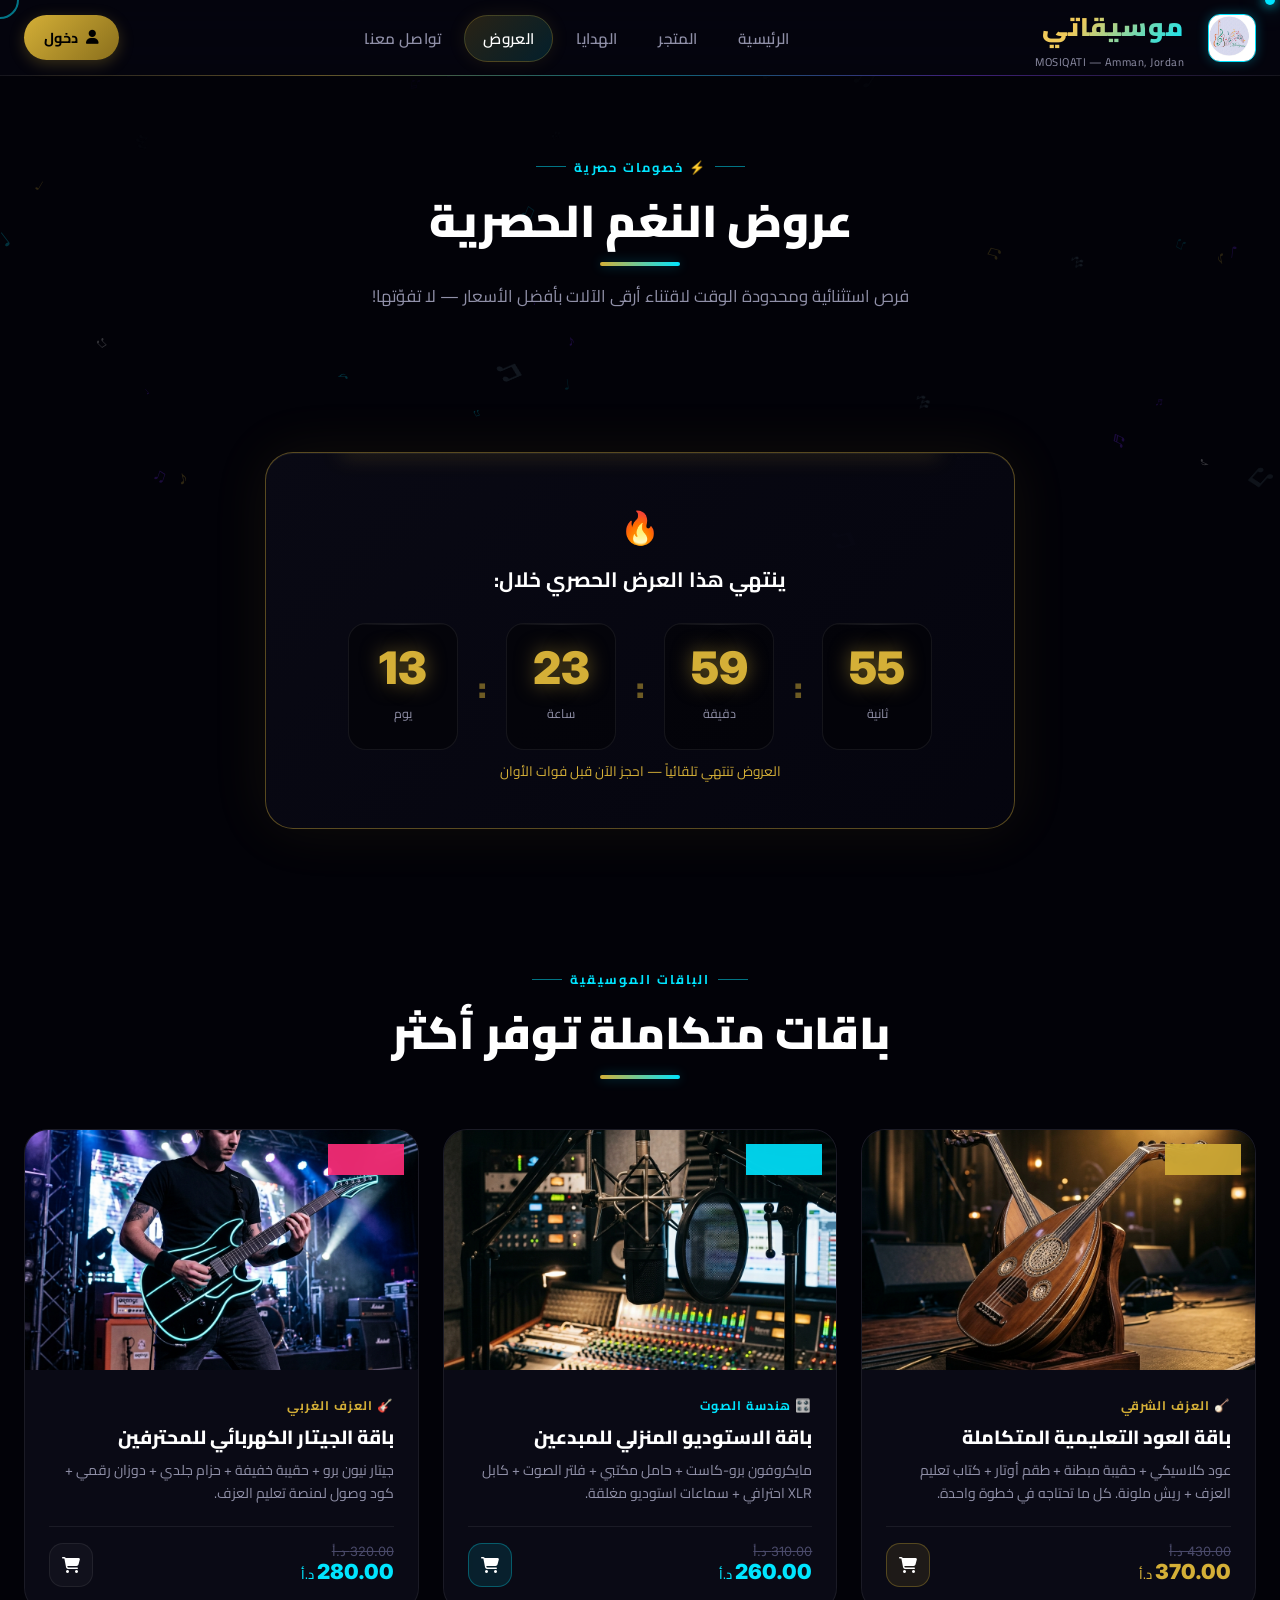
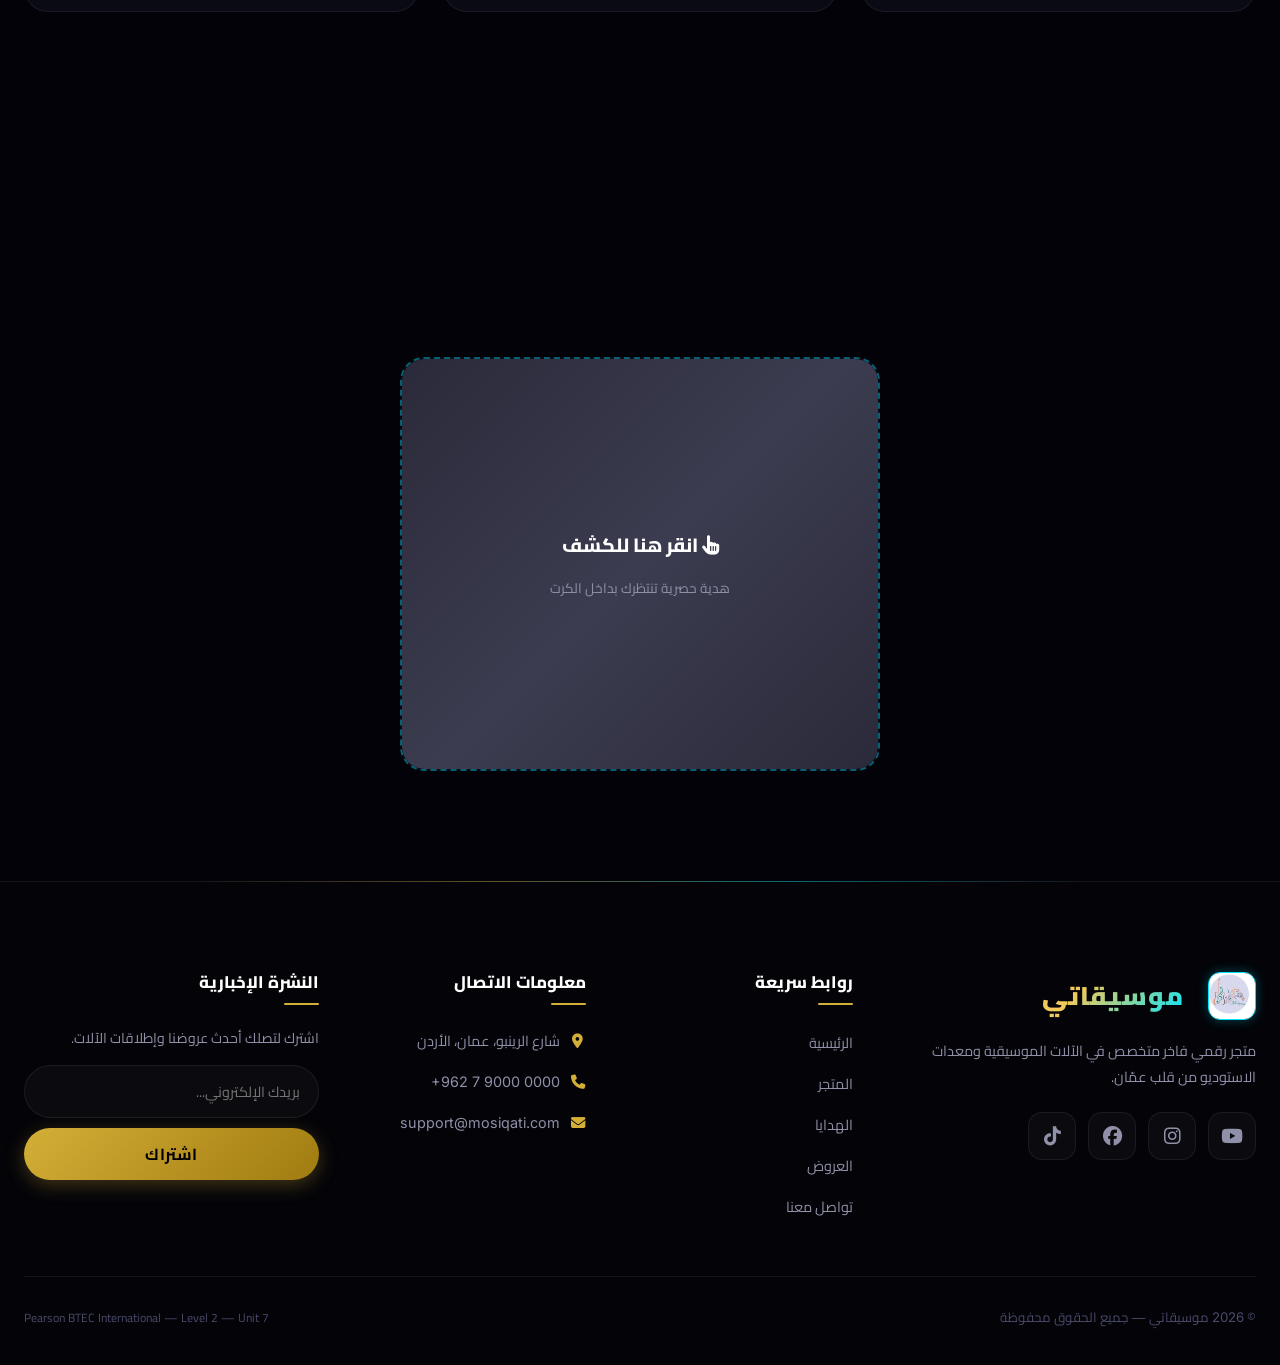
<file: offers.html>
<!DOCTYPE html>
<html lang="ar" dir="rtl">
<head>
    <meta charset="UTF-8">
    <meta name="viewport" content="width=device-width, initial-scale=1.0">
    <meta name="description" content="اكتشف أقوى الخصومات الحصرية في موسيقاتي — باقات موسيقية متكاملة، عروض محدودة الوقت، وكرت الخصم السري الذي ينتظرك.">
    <title>العروض الخاصة | موسيقاتي MOSIQATI</title>
    <link rel="stylesheet" href="css/style.css">
    <link rel="stylesheet" href="https://cdnjs.cloudflare.com/ajax/libs/font-awesome/6.4.0/css/all.min.css">
</head>
<body>
<div class="cursor-dot" id="cursorDot"></div>
<div class="cursor-ring" id="cursorRing"></div>
<canvas id="particleCanvas"></canvas>
<div id="loader">
    <div class="loader-logo">العروض</div>
    <div class="loader-bars">
        <div class="loader-bar" style="height:60%"></div><div class="loader-bar" style="height:90%"></div>
        <div class="loader-bar" style="height:40%"></div><div class="loader-bar" style="height:75%"></div>
        <div class="loader-bar" style="height:55%"></div><div class="loader-bar" style="height:85%"></div>
        <div class="loader-bar" style="height:30%"></div><div class="loader-bar" style="height:65%"></div>
    </div>
    <div class="loader-progress-track"><div class="loader-progress-bar"></div></div>
</div>

<!-- HEADER -->
<header>
    <div class="container header-container">
        <a href="index.html" class="logo"><img src="images/logo.jpeg" alt="Mosiqati Logo" style="height: 48px; width: 48px; border-radius: 12px; margin-left: 12px; border: 1px solid var(--cyan); box-shadow: 0 0 12px rgba(0, 229, 255, 0.3); object-fit: cover;"><div><span class="logo-text-main">موسيقاتي</span><span class="logo-text-sub">MOSIQATI — Amman, Jordan</span></div></a>
        <nav><ul class="nav-menu" id="nav-menu">
            <li><a href="index.html" class="nav-link">الرئيسية</a></li>
            <li><a href="store.html" class="nav-link">المتجر</a></li>
            <li><a href="gifts.html" class="nav-link">الهدايا</a></li>
            <li><a href="offers.html" class="nav-link active">العروض</a></li>
            <li><a href="contact.html" class="nav-link">تواصل معنا</a></li>
        </ul></nav>
        <div class="nav-actions">
            <button class="btn-login-header" data-open-login><i class="fa-solid fa-user"></i> دخول</button>
            <div class="hamburger" id="hamburger"><span></span><span></span><span></span></div>
        </div>
    </div>
</header>

<main>
    <!-- INTRO -->
    <section class="section-sm" id="offers-intro">
        <div class="container">
            <div class="section-header reveal">
                <span class="section-eyebrow">⚡ خصومات حصرية</span>
                <h1 class="section-title">عروض النغم الحصرية</h1>
                <p class="section-desc">فرص استثنائية ومحدودة الوقت لاقتناء أرقى الآلات بأفضل الأسعار — لا تفوّتها!</p>
            </div>
        </div>
    </section>

    <!-- COUNTDOWN TIMER -->
    <section style="padding-bottom:60px;" id="offers-timer">
        <div class="container">
            <div class="countdown-box reveal" id="countdown-box">
                <div style="font-size:2rem;margin-bottom:10px;">🔥</div>
                <h2 class="countdown-title" id="countdown-title">ينتهي هذا العرض الحصري خلال:</h2>
                <div class="timer-row" id="timer-row">
                    <div class="timer-block">
                        <span class="timer-num" id="days">14</span>
                        <span class="timer-unit">يوم</span>
                    </div>
                    <span class="timer-sep">:</span>
                    <div class="timer-block">
                        <span class="timer-num" id="hours">00</span>
                        <span class="timer-unit">ساعة</span>
                    </div>
                    <span class="timer-sep">:</span>
                    <div class="timer-block">
                        <span class="timer-num" id="minutes">00</span>
                        <span class="timer-unit">دقيقة</span>
                    </div>
                    <span class="timer-sep">:</span>
                    <div class="timer-block">
                        <span class="timer-num" id="seconds">00</span>
                        <span class="timer-unit">ثانية</span>
                    </div>
                </div>
                <p class="countdown-subtitle">العروض تنتهي تلقائياً — احجز الآن قبل فوات الأوان</p>
            </div>
        </div>
    </section>

    <!-- SPECIAL BUNDLES -->
    <section class="section-padding" style="padding-top:0;" id="offers-bundles">
        <div class="container">
            <div class="section-header reveal" style="margin-bottom:50px;">
                <span class="section-eyebrow">الباقات الموسيقية</span>
                <h2 class="section-title">باقات متكاملة توفر أكثر</h2>
            </div>
            <div class="product-grid" id="bundles-grid">

                <!-- Bundle 1: Oud -->
                <div class="product-card reveal reveal-delay-1" id="bundle-oud">
                    <div class="product-img-wrap">
                        <img src="images/premium_oud.png" alt="باقة العود التعليمية" class="product-img">
                        <div class="product-img-overlay"><button class="btn-quick-view">تفاصيل الباقة</button></div>
                        <span class="product-tag tag-sale">وفّر 60 د.أ</span>
                    </div>
                    <div class="product-info">
                        <span class="product-cat" style="color:var(--gold);">🪕 العزف الشرقي</span>
                        <h3 class="product-name">باقة العود التعليمية المتكاملة</h3>
                        <p class="product-desc-text">عود كلاسيكي + حقيبة مبطنة + طقم أوتار + كتاب تعليم العزف + ريش ملونة. كل ما تحتاجه في خطوة واحدة.</p>
                        <div class="product-footer">
                            <div class="price-wrap">
                                <span class="price-old">430.00 د.أ</span>
                                <span class="price-new" style="color:var(--gold);">370.00</span>
                            </div>
                            <button class="btn-cart" style="background:rgba(212,175,55,0.1);border-color:rgba(212,175,55,0.3);" id="cart-bundle-oud"><i class="fa-solid fa-cart-shopping"></i></button>
                        </div>
                    </div>
                </div>

                <!-- Bundle 2: Studio -->
                <div class="product-card reveal reveal-delay-2" id="bundle-studio">
                    <div class="product-img-wrap">
                        <img src="images/studio_mic.png" alt="باقة الاستوديو المنزلي" class="product-img">
                        <div class="product-img-overlay"><button class="btn-quick-view">تفاصيل الباقة</button></div>
                        <span class="product-tag tag-new">وفّر 50 د.أ</span>
                    </div>
                    <div class="product-info">
                        <span class="product-cat" style="color:var(--cyan);">🎛️ هندسة الصوت</span>
                        <h3 class="product-name">باقة الاستوديو المنزلي للمبدعين</h3>
                        <p class="product-desc-text">مايكروفون برو-كاست + حامل مكتبي + فلتر الصوت + كابل XLR احترافي + سماعات استوديو مغلقة.</p>
                        <div class="product-footer">
                            <div class="price-wrap">
                                <span class="price-old">310.00 د.أ</span>
                                <span class="price-new" style="color:var(--cyan);">260.00</span>
                            </div>
                            <button class="btn-cart" style="background:rgba(0,229,255,0.1);border-color:rgba(0,229,255,0.3);" id="cart-bundle-studio"><i class="fa-solid fa-cart-shopping"></i></button>
                        </div>
                    </div>
                </div>

                <!-- Bundle 3: Guitar -->
                <div class="product-card reveal reveal-delay-3" id="bundle-guitar">
                    <div class="product-img-wrap">
                        <img src="images/electric_guitar.png" alt="باقة الجيتار المحترف" class="product-img">
                        <div class="product-img-overlay"><button class="btn-quick-view">تفاصيل الباقة</button></div>
                        <span class="product-tag tag-hot">وفّر 40 د.أ</span>
                    </div>
                    <div class="product-info">
                        <span class="product-cat">🎸 العزف الغربي</span>
                        <h3 class="product-name">باقة الجيتار الكهربائي للمحترفين</h3>
                        <p class="product-desc-text">جيتار نيون برو + حقيبة خفيفة + حزام جلدي + دوزان رقمي + كود وصول لمنصة تعليم العزف.</p>
                        <div class="product-footer">
                            <div class="price-wrap">
                                <span class="price-old">320.00 د.أ</span>
                                <span class="price-new">280.00</span>
                            </div>
                            <button class="btn-cart" id="cart-bundle-guitar"><i class="fa-solid fa-cart-shopping"></i></button>
                        </div>
                    </div>
                </div>

            </div>
        </div>
    </section>

    <!-- SCRATCH CARD -->
    <section class="section-padding" style="padding-top:0;" id="offers-scratch">
        <div class="container">
            <div class="section-header reveal">
                <span class="section-eyebrow">🎰 المفاجأة السارة</span>
                <h2 class="section-title">اكشف خصمك السري</h2>
                <p class="section-desc">اضغط على الكرت أدناه لكشف كود خصم إضافي فوري خاص بك!</p>
            </div>
            <div class="scratch-wrap reveal" id="scratch-area">
                <div class="scratch-card" id="interactive-scratch-card">
                    <div class="scratch-overlay" id="scratch-overlay">
                        <span class="scratch-hint"><i class="fa-solid fa-hand-pointer"></i> انقر هنا للكشف</span>
                        <span class="scratch-hint-sub">هدية حصرية تنتظرك بداخل الكرت</span>
                    </div>
                    <div class="scratch-inner" id="scratch-content">
                        <div style="font-size:3rem;margin-bottom:14px;">🎉</div>
                        <h3 style="font-size:1.4rem;margin-bottom:8px;">تهانينا! حصلت على خصم</h3>
                        <p style="color:var(--gray);font-size:0.9rem;margin-bottom:14px;">استخدم هذا الرمز عند إتمام الطلب:</p>
                        <div class="promo-code" id="promo-code-display">MOSIQATI10</div>
                        <p class="promo-note">* خصم 10% على أي منتج — صالح لمرة واحدة فقط خلال مدة العرض</p>
                    </div>
                </div>
            </div>
        </div>
    </section>
</main>

<!-- FOOTER -->
<footer>
    <div class="container">
        <div class="footer-grid">
            <div class="footer-col"><a href="index.html" class="logo" style="margin-bottom:0;"><img src="images/logo.jpeg" alt="Mosiqati Logo" style="height: 48px; width: 48px; border-radius: 12px; margin-left: 12px; border: 1px solid var(--cyan); box-shadow: 0 0 12px rgba(0, 229, 255, 0.3); object-fit: cover;"><span class="logo-text-main">موسيقاتي</span></a><p class="footer-desc">متجر رقمي فاخر متخصص في الآلات الموسيقية ومعدات الاستوديو من قلب عمّان.</p><div class="social-row"><a href="#" class="social-btn yt"><i class="fa-brands fa-youtube"></i></a><a href="#" class="social-btn ig"><i class="fa-brands fa-instagram"></i></a><a href="#" class="social-btn fb"><i class="fa-brands fa-facebook"></i></a><a href="#" class="social-btn tt"><i class="fa-brands fa-tiktok"></i></a></div></div>
            <div class="footer-col"><h4>روابط سريعة</h4><ul class="footer-links"><li><a href="index.html">الرئيسية</a></li><li><a href="store.html">المتجر</a></li><li><a href="gifts.html">الهدايا</a></li><li><a href="offers.html">العروض</a></li><li><a href="contact.html">تواصل معنا</a></li></ul></div>
            <div class="footer-col"><h4>معلومات الاتصال</h4><div class="footer-contact-items"><div class="footer-contact-item"><span class="icon"><i class="fa-solid fa-location-dot"></i></span><span>شارع الرينبو، عمان، الأردن</span></div><div class="footer-contact-item"><span class="icon"><i class="fa-solid fa-phone"></i></span><span style="font-family:var(--font-en);direction:ltr">+962 7 9000 0000</span></div><div class="footer-contact-item"><span class="icon"><i class="fa-solid fa-envelope"></i></span><span style="font-family:var(--font-en)">support@mosiqati.com</span></div></div></div>
            <div class="footer-col"><h4>النشرة الإخبارية</h4><p style="color:var(--gray);font-size:0.88rem;margin-bottom:14px;line-height:1.7;">اشترك لتصلك أحدث عروضنا وإطلاقات الآلات.</p><form class="newsletter-wrap"><input type="email" placeholder="بريدك الإلكتروني..." class="newsletter-input" required><button type="submit" class="btn btn-primary" style="padding:11px;">اشتراك</button></form></div>
        </div>
        <div class="footer-bottom"><span>© <span style="font-family:var(--font-en)">2026</span> موسيقاتي — جميع الحقوق محفوظة</span><span style="font-size:0.75rem;color:var(--gray-dim);">Pearson BTEC International — Level 2 — Unit 7</span></div>
    </div>
</footer>

<!-- LOGIN MODAL -->
<div class="modal-overlay" id="login-modal-overlay">
    <div class="login-modal">
        <div class="login-modal-glow"></div><div class="login-modal-glow-cyan"></div>
        <button class="modal-close" data-close-modal><i class="fa-solid fa-xmark"></i></button>
        <div class="login-header"><img src="images/logo.jpeg" alt="Logo" style="height: 64px; width: 64px; border-radius: 50%; border: 2px solid var(--cyan); margin: 0 auto 15px auto; box-shadow: 0 0 20px rgba(0, 229, 255, 0.4); object-fit: cover; display: block;"><h2 class="login-title">أهلاً بك في موسيقاتي</h2><p class="login-sub">سجّل دخولك أو أنشئ حساباً جديداً</p></div>
        <div class="login-body">
            <div class="login-tabs"><button class="login-tab active" data-tab="login">تسجيل الدخول</button><button class="login-tab" data-tab="register">حساب جديد</button></div>
            <div id="login-panel"><form id="login-form"><div class="input-icon-wrap"><i class="fa-solid fa-envelope input-icon"></i><input type="email" class="login-input" placeholder="البريد الإلكتروني" required></div><div class="input-icon-wrap"><i class="fa-solid fa-lock input-icon"></i><input type="password" class="login-input" placeholder="كلمة المرور" required></div><div class="login-options"><label class="remember-wrap"><input type="checkbox"> تذكّرني</label><a href="#" class="forgot-link">نسيت كلمة المرور؟</a></div><button type="submit" class="btn-login-submit"><i class="fa-solid fa-right-to-bracket"></i> تسجيل الدخول</button><div class="login-divider">أو تسجيل الدخول بواسطة</div><div class="social-login-row"><button type="button" class="btn-social-login"><i class="fa-brands fa-google"></i> Google</button><button type="button" class="btn-social-login"><i class="fa-brands fa-facebook"></i> Facebook</button></div></form></div>
            <div id="register-panel" style="display:none;"><form id="register-form"><div class="input-icon-wrap"><i class="fa-solid fa-user input-icon"></i><input type="text" class="login-input" placeholder="الاسم الكامل" required></div><div class="input-icon-wrap"><i class="fa-solid fa-envelope input-icon"></i><input type="email" class="login-input" placeholder="البريد الإلكتروني" required></div><div class="input-icon-wrap"><i class="fa-solid fa-lock input-icon"></i><input type="password" class="login-input" placeholder="كلمة المرور" required></div><div class="input-icon-wrap"><i class="fa-solid fa-lock input-icon"></i><input type="password" class="login-input" placeholder="تأكيد كلمة المرور" required></div><button type="submit" class="btn-login-submit" style="margin-top:8px;"><i class="fa-solid fa-user-plus"></i> إنشاء حساب</button></form></div>
        </div>
    </div>
</div>

<script src="js/app.js"></script>
</body>
</html>
</file>
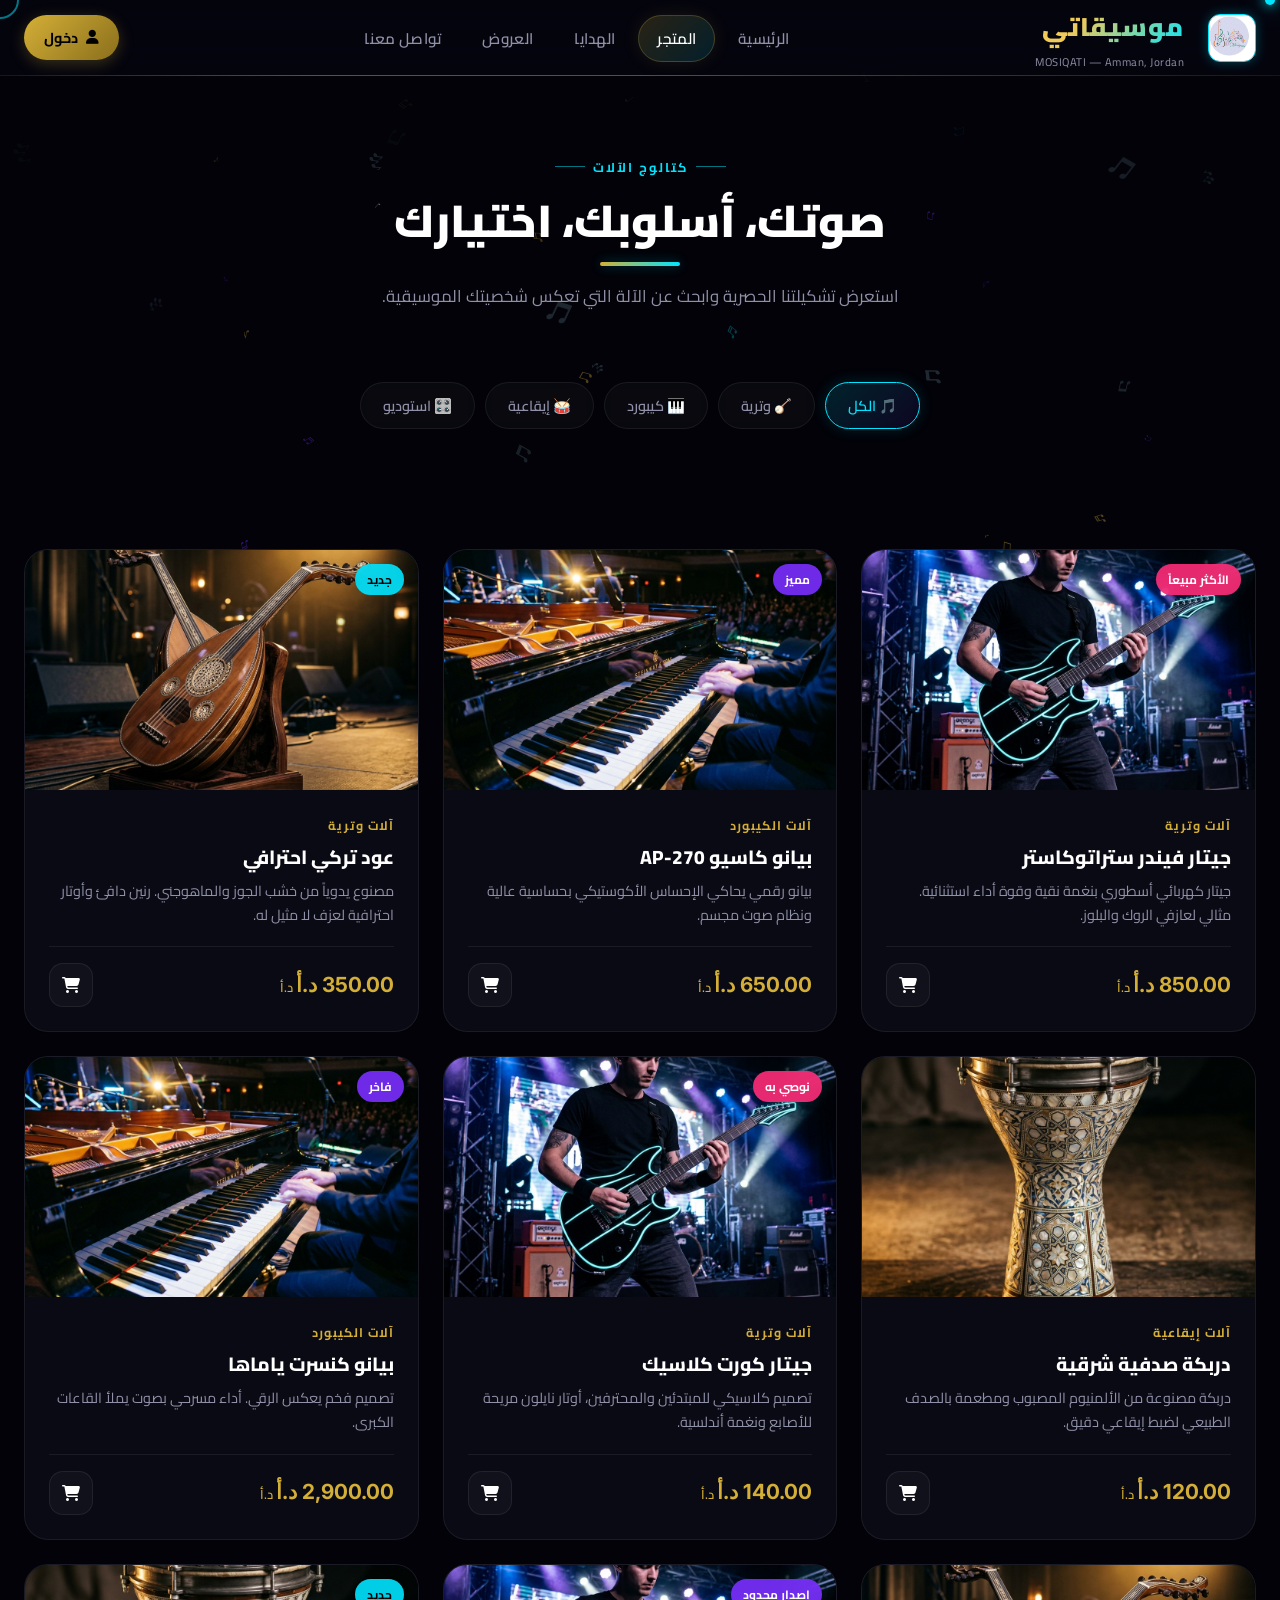
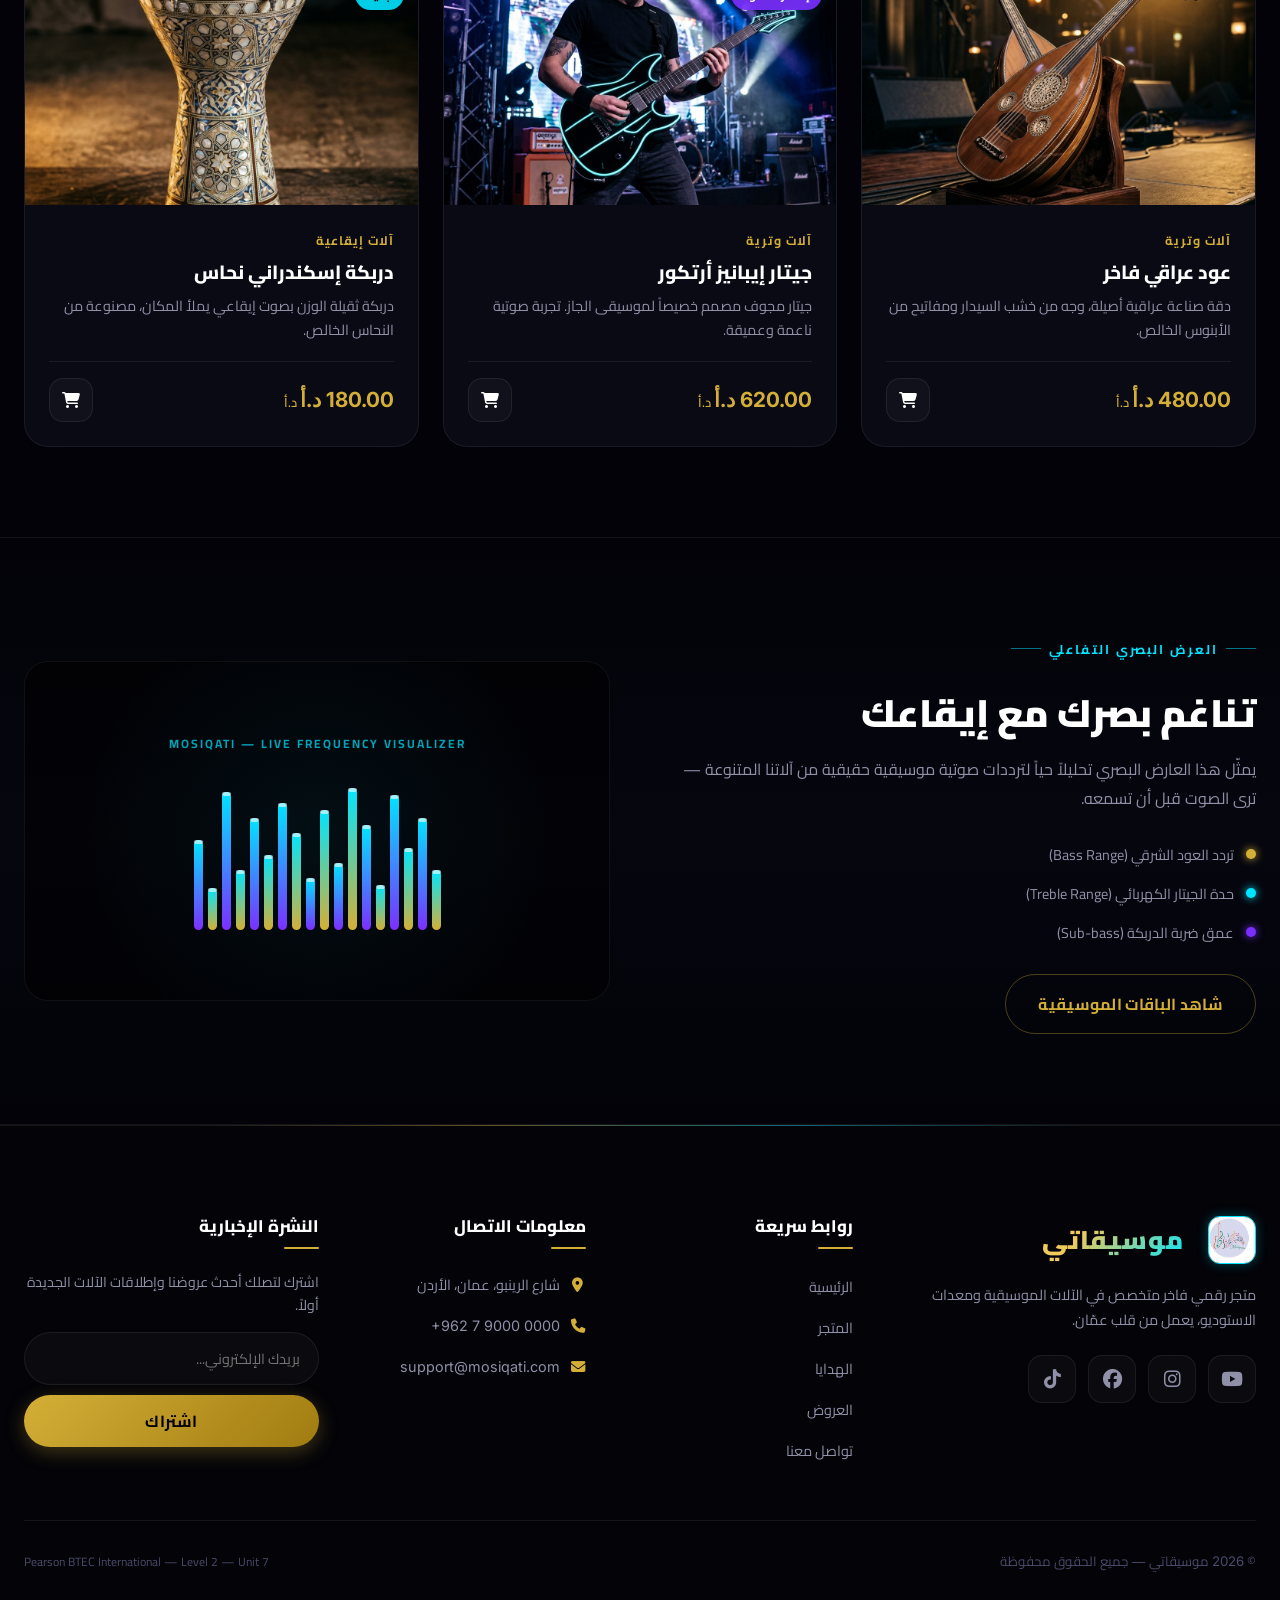
<file: store.html>
<!DOCTYPE html>
<html lang="ar" dir="rtl">
<head>
    <meta charset="UTF-8">
    <meta name="viewport" content="width=device-width, initial-scale=1.0">
    <meta name="description" content="تصفح تشكيلة موسيقاتي الواسعة من الأعواد الفاخرة، الجيتارات الكهربائية، البيانو الكلاسيكي، الدربكة ومعدات الاستوديو الاحترافية.">
    <title>المتجر | موسيقاتي MOSIQATI</title>
    <link rel="stylesheet" href="css/style.css">
    <link rel="stylesheet" href="https://cdnjs.cloudflare.com/ajax/libs/font-awesome/6.4.0/css/all.min.css">
</head>
<body>

<div class="cursor-dot" id="cursorDot"></div>
<div class="cursor-ring" id="cursorRing"></div>
<canvas id="particleCanvas"></canvas>

<div id="loader">
    <div class="loader-logo">المتجر</div>
    <div class="loader-bars">
        <div class="loader-bar" style="height:50%"></div><div class="loader-bar" style="height:80%"></div>
        <div class="loader-bar" style="height:35%"></div><div class="loader-bar" style="height:95%"></div>
        <div class="loader-bar" style="height:60%"></div><div class="loader-bar" style="height:75%"></div>
        <div class="loader-bar" style="height:45%"></div><div class="loader-bar" style="height:85%"></div>
    </div>
    <div class="loader-progress-track"><div class="loader-progress-bar"></div></div>
</div>

<!-- HEADER -->
<header>
    <div class="container header-container">
        <a href="index.html" class="logo" id="nav-logo">
            <img src="images/logo.jpeg" alt="Mosiqati Logo" style="height: 48px; width: 48px; border-radius: 12px; margin-left: 12px; border: 1px solid var(--cyan); box-shadow: 0 0 12px rgba(0, 229, 255, 0.3); object-fit: cover;">
            <div>
                <span class="logo-text-main">موسيقاتي</span>
                <span class="logo-text-sub">MOSIQATI — Amman, Jordan</span>
            </div>
        </a>
        <nav>
            <ul class="nav-menu" id="nav-menu">
                <li><a href="index.html"   class="nav-link" id="nav-home">الرئيسية</a></li>
                <li><a href="store.html"   class="nav-link active" id="nav-store">المتجر</a></li>
                <li><a href="gifts.html"   class="nav-link" id="nav-gifts">الهدايا</a></li>
                <li><a href="offers.html"  class="nav-link" id="nav-offers">العروض</a></li>
                <li><a href="contact.html" class="nav-link" id="nav-contact">تواصل معنا</a></li>
            </ul>
        </nav>
        <div class="nav-actions">
            <button class="btn-login-header" data-open-login id="btn-header-login"><i class="fa-solid fa-user"></i> دخول</button>
            <div class="hamburger" id="hamburger"><span></span><span></span><span></span></div>
        </div>
    </div>
</header>

<main>
    <!-- PAGE INTRO -->
    <section class="section-sm" id="store-intro">
        <div class="container">
            <div class="section-header reveal">
                <span class="section-eyebrow">كتالوج الآلات</span>
                <h1 class="section-title">صوتك، أسلوبك، اختيارك</h1>
                <p class="section-desc">استعرض تشكيلتنا الحصرية وابحث عن الآلة التي تعكس شخصيتك الموسيقية.</p>
            </div>

            <!-- FILTERS -->
            <div class="store-filters reveal" id="store-filters">
                <button class="filter-chip active" data-filter="all" id="filter-all">🎵 الكل</button>
                <button class="filter-chip" data-filter="strings" id="filter-strings">🪕 وترية</button>
                <button class="filter-chip" data-filter="keyboards" id="filter-keyboards">🎹 كيبورد</button>
                <button class="filter-chip" data-filter="percussion" id="filter-percussion">🥁 إيقاعية</button>
                <button class="filter-chip" data-filter="studio" id="filter-studio">🎛️ استوديو</button>
            </div>
        </div>
    </section>

    <!-- PRODUCTS GRID -->
    <section style="padding-bottom:90px;" id="store-products">
        <div class="container">
            <div class="product-grid" id="products-grid">

                <!-- Product -->
                <div class="product-card reveal reveal-delay-1" data-category="strings">
                    <div class="product-img-wrap">
                        <img src="images/electric_guitar.png" alt="جيتار فيندر ستراتوكاستر" class="product-img" style="object-fit:cover; background:#111;">
                        <div class="product-img-overlay">
                            <button class="btn-quick-view">معاينة سريعة</button>
                        </div>
                        <span class="product-tag tag-hot">الأكثر مبيعاً</span>
                    </div>
                    <div class="product-info">
                        <span class="product-cat">آلات وترية</span>
                        <h3 class="product-name" style="font-size:1.2rem;">جيتار فيندر ستراتوكاستر</h3>
                        <p class="product-desc-text" style="font-size:0.9rem;">جيتار كهربائي أسطوري بنغمة نقية وقوة أداء استثنائية. مثالي لعازفي الروك والبلوز.</p>
                        <div class="product-footer">
                            <div class="price-wrap">
                                <span class="price-new" style="color:var(--gold); font-weight:bold;">850.00 د.أ</span>
                            </div>
                            <button class="btn-cart"><i class="fa-solid fa-cart-shopping"></i></button>
                        </div>
                    </div>
                </div>
        
                <!-- Product -->
                <div class="product-card reveal reveal-delay-2" data-category="keyboards">
                    <div class="product-img-wrap">
                        <img src="images/grand_piano.png" alt="بيانو كاسيو AP-270" class="product-img" style="object-fit:cover; background:#111;">
                        <div class="product-img-overlay">
                            <button class="btn-quick-view">معاينة سريعة</button>
                        </div>
                        <span class="product-tag tag-premium">مميز</span>
                    </div>
                    <div class="product-info">
                        <span class="product-cat">آلات الكيبورد</span>
                        <h3 class="product-name" style="font-size:1.2rem;">بيانو كاسيو AP-270</h3>
                        <p class="product-desc-text" style="font-size:0.9rem;">بيانو رقمي يحاكي الإحساس الأكوستيكي بحساسية عالية ونظام صوت مجسم.</p>
                        <div class="product-footer">
                            <div class="price-wrap">
                                <span class="price-new" style="color:var(--gold); font-weight:bold;">650.00 د.أ</span>
                            </div>
                            <button class="btn-cart"><i class="fa-solid fa-cart-shopping"></i></button>
                        </div>
                    </div>
                </div>
        
                <!-- Product -->
                <div class="product-card reveal reveal-delay-3" data-category="strings">
                    <div class="product-img-wrap">
                        <img src="images/premium_oud.png" alt="عود تركي احترافي" class="product-img" style="object-fit:cover; background:#111;">
                        <div class="product-img-overlay">
                            <button class="btn-quick-view">معاينة سريعة</button>
                        </div>
                        <span class="product-tag tag-new">جديد</span>
                    </div>
                    <div class="product-info">
                        <span class="product-cat">آلات وترية</span>
                        <h3 class="product-name" style="font-size:1.2rem;">عود تركي احترافي</h3>
                        <p class="product-desc-text" style="font-size:0.9rem;">مصنوع يدوياً من خشب الجوز والماهوجني. رنين دافئ وأوتار احترافية لعزف لا مثيل له.</p>
                        <div class="product-footer">
                            <div class="price-wrap">
                                <span class="price-new" style="color:var(--gold); font-weight:bold;">350.00 د.أ</span>
                            </div>
                            <button class="btn-cart"><i class="fa-solid fa-cart-shopping"></i></button>
                        </div>
                    </div>
                </div>
        
                <!-- Product -->
                <div class="product-card reveal reveal-delay-1" data-category="percussion">
                    <div class="product-img-wrap">
                        <img src="images/darbuka.png" alt="دربكة صدفية شرقية" class="product-img" style="object-fit:cover; background:#111;">
                        <div class="product-img-overlay">
                            <button class="btn-quick-view">معاينة سريعة</button>
                        </div>
                        
                    </div>
                    <div class="product-info">
                        <span class="product-cat">آلات إيقاعية</span>
                        <h3 class="product-name" style="font-size:1.2rem;">دربكة صدفية شرقية</h3>
                        <p class="product-desc-text" style="font-size:0.9rem;">دربكة مصنوعة من الألمنيوم المصبوب ومطعمة بالصدف الطبيعي لضبط إيقاعي دقيق.</p>
                        <div class="product-footer">
                            <div class="price-wrap">
                                <span class="price-new" style="color:var(--gold); font-weight:bold;">120.00 د.أ</span>
                            </div>
                            <button class="btn-cart"><i class="fa-solid fa-cart-shopping"></i></button>
                        </div>
                    </div>
                </div>
        
                <!-- Product -->
                <div class="product-card reveal reveal-delay-2" data-category="strings">
                    <div class="product-img-wrap">
                        <img src="images/electric_guitar.png" alt="جيتار كورت كلاسيك" class="product-img" style="object-fit:cover; background:#111;">
                        <div class="product-img-overlay">
                            <button class="btn-quick-view">معاينة سريعة</button>
                        </div>
                        <span class="product-tag tag-hot">نوصي به</span>
                    </div>
                    <div class="product-info">
                        <span class="product-cat">آلات وترية</span>
                        <h3 class="product-name" style="font-size:1.2rem;">جيتار كورت كلاسيك</h3>
                        <p class="product-desc-text" style="font-size:0.9rem;">تصميم كلاسيكي للمبتدئين والمحترفين، أوتار نايلون مريحة للأصابع ونغمة أندلسية.</p>
                        <div class="product-footer">
                            <div class="price-wrap">
                                <span class="price-new" style="color:var(--gold); font-weight:bold;">140.00 د.أ</span>
                            </div>
                            <button class="btn-cart"><i class="fa-solid fa-cart-shopping"></i></button>
                        </div>
                    </div>
                </div>
        
                <!-- Product -->
                <div class="product-card reveal reveal-delay-3" data-category="keyboards">
                    <div class="product-img-wrap">
                        <img src="images/grand_piano.png" alt="بيانو كنسرت ياماها" class="product-img" style="object-fit:cover; background:#111;">
                        <div class="product-img-overlay">
                            <button class="btn-quick-view">معاينة سريعة</button>
                        </div>
                        <span class="product-tag tag-premium">فاخر</span>
                    </div>
                    <div class="product-info">
                        <span class="product-cat">آلات الكيبورد</span>
                        <h3 class="product-name" style="font-size:1.2rem;">بيانو كنسرت ياماها</h3>
                        <p class="product-desc-text" style="font-size:0.9rem;">تصميم فخم يعكس الرقي. أداء مسرحي بصوت يملأ القاعات الكبرى.</p>
                        <div class="product-footer">
                            <div class="price-wrap">
                                <span class="price-new" style="color:var(--gold); font-weight:bold;">2,900.00 د.أ</span>
                            </div>
                            <button class="btn-cart"><i class="fa-solid fa-cart-shopping"></i></button>
                        </div>
                    </div>
                </div>
        
                <!-- Product -->
                <div class="product-card reveal reveal-delay-1" data-category="strings">
                    <div class="product-img-wrap">
                        <img src="images/premium_oud.png" alt="عود عراقي فاخر" class="product-img" style="object-fit:cover; background:#111;">
                        <div class="product-img-overlay">
                            <button class="btn-quick-view">معاينة سريعة</button>
                        </div>
                        
                    </div>
                    <div class="product-info">
                        <span class="product-cat">آلات وترية</span>
                        <h3 class="product-name" style="font-size:1.2rem;">عود عراقي فاخر</h3>
                        <p class="product-desc-text" style="font-size:0.9rem;">دقة صناعة عراقية أصيلة، وجه من خشب السيدار ومفاتيح من الأبنوس الخالص.</p>
                        <div class="product-footer">
                            <div class="price-wrap">
                                <span class="price-new" style="color:var(--gold); font-weight:bold;">480.00 د.أ</span>
                            </div>
                            <button class="btn-cart"><i class="fa-solid fa-cart-shopping"></i></button>
                        </div>
                    </div>
                </div>
        
                <!-- Product -->
                <div class="product-card reveal reveal-delay-2" data-category="strings">
                    <div class="product-img-wrap">
                        <img src="images/electric_guitar.png" alt="جيتار إيبانيز أرتكور" class="product-img" style="object-fit:cover; background:#111;">
                        <div class="product-img-overlay">
                            <button class="btn-quick-view">معاينة سريعة</button>
                        </div>
                        <span class="product-tag tag-premium">إصدار محدود</span>
                    </div>
                    <div class="product-info">
                        <span class="product-cat">آلات وترية</span>
                        <h3 class="product-name" style="font-size:1.2rem;">جيتار إيبانيز أرتكور</h3>
                        <p class="product-desc-text" style="font-size:0.9rem;">جيتار مجوف مصمم خصيصاً لموسيقى الجاز. تجربة صوتية ناعمة وعميقة.</p>
                        <div class="product-footer">
                            <div class="price-wrap">
                                <span class="price-new" style="color:var(--gold); font-weight:bold;">620.00 د.أ</span>
                            </div>
                            <button class="btn-cart"><i class="fa-solid fa-cart-shopping"></i></button>
                        </div>
                    </div>
                </div>
        
                <!-- Product -->
                <div class="product-card reveal reveal-delay-3" data-category="percussion">
                    <div class="product-img-wrap">
                        <img src="images/darbuka.png" alt="دربكة إسكندراني نحاس" class="product-img" style="object-fit:cover; background:#111;">
                        <div class="product-img-overlay">
                            <button class="btn-quick-view">معاينة سريعة</button>
                        </div>
                        <span class="product-tag tag-new">جديد</span>
                    </div>
                    <div class="product-info">
                        <span class="product-cat">آلات إيقاعية</span>
                        <h3 class="product-name" style="font-size:1.2rem;">دربكة إسكندراني نحاس</h3>
                        <p class="product-desc-text" style="font-size:0.9rem;">دربكة ثقيلة الوزن بصوت إيقاعي يملأ المكان، مصنوعة من النحاس الخالص.</p>
                        <div class="product-footer">
                            <div class="price-wrap">
                                <span class="price-new" style="color:var(--gold); font-weight:bold;">180.00 د.أ</span>
                            </div>
                            <button class="btn-cart"><i class="fa-solid fa-cart-shopping"></i></button>
                        </div>
                    </div>
                </div>
        
</div>
        </div>
    </section>

    <!-- PROMOTIONAL ANIMATION SECTION -->
    <section class="promo-anim-section" id="store-promo-anim">
        <div class="container">
            <div class="promo-anim-grid">
                <div class="reveal">
                    <span class="section-eyebrow">العرض البصري التفاعلي</span>
                    <h2 style="font-size:clamp(1.8rem,3vw,2.5rem);font-weight:900;margin:14px 0 18px;" id="anim-title">تناغم بصرك مع إيقاعك</h2>
                    <p style="color:var(--gray);line-height:1.8;margin-bottom:28px;" id="anim-desc">
                        يمثّل هذا العارض البصري تحليلاً حياً لترددات صوتية موسيقية حقيقية من آلاتنا المتنوعة — ترى الصوت قبل أن تسمعه.
                    </p>
                    <div style="display:flex;flex-direction:column;gap:12px;margin-bottom:28px;">
                        <div style="display:flex;align-items:center;gap:12px;color:var(--gray);font-size:0.9rem;">
                            <span style="width:10px;height:10px;border-radius:50%;background:var(--gold);display:block;box-shadow:0 0 8px var(--gold);"></span>
                            تردد العود الشرقي (Bass Range)
                        </div>
                        <div style="display:flex;align-items:center;gap:12px;color:var(--gray);font-size:0.9rem;">
                            <span style="width:10px;height:10px;border-radius:50%;background:var(--cyan);display:block;box-shadow:0 0 8px var(--cyan);"></span>
                            حدة الجيتار الكهربائي (Treble Range)
                        </div>
                        <div style="display:flex;align-items:center;gap:12px;color:var(--gray);font-size:0.9rem;">
                            <span style="width:10px;height:10px;border-radius:50%;background:var(--purple);display:block;box-shadow:0 0 8px var(--purple);"></span>
                            عمق ضربة الدربكة (Sub-bass)
                        </div>
                    </div>
                    <a href="offers.html" class="btn btn-outline-gold" id="anim-cta">شاهد الباقات الموسيقية</a>
                </div>

                <!-- VISUALIZER BOX -->
                <div class="waveform-container reveal" id="eq-visualizer-box">
                    <!-- floating notes (z-index behind bars) -->
                    <div class="music-note" style="z-index:0;"><i class="fa-solid fa-music"></i></div>
                    <div class="music-note" style="z-index:0;"><i class="fa-solid fa-guitar"></i></div>
                    <div class="music-note" style="z-index:0;"><i class="fa-solid fa-drum"></i></div>
                    <div class="music-note" style="z-index:0;"><i class="fa-solid fa-microphone"></i></div>
                    <div class="music-note" style="z-index:0;"><i class="fa-solid fa-headphones"></i></div>

                    <span class="waveform-label">MOSIQATI — Live Frequency Visualizer</span>
                    <div class="eq-bars" id="eq-bars-container">
                        <div class="eq-bar"></div><div class="eq-bar"></div><div class="eq-bar"></div>
                        <div class="eq-bar"></div><div class="eq-bar"></div><div class="eq-bar"></div>
                        <div class="eq-bar"></div><div class="eq-bar"></div><div class="eq-bar"></div>
                        <div class="eq-bar"></div><div class="eq-bar"></div><div class="eq-bar"></div>
                        <div class="eq-bar"></div><div class="eq-bar"></div><div class="eq-bar"></div>
                        <div class="eq-bar"></div><div class="eq-bar"></div><div class="eq-bar"></div>
                    </div>
                </div>
            </div>
        </div>
    </section>
</main>

<!-- FOOTER -->
<footer>
    <div class="container">
        <div class="footer-grid">
            <div class="footer-col">
                <a href="index.html" class="logo" style="margin-bottom:0;">
                    <img src="images/logo.jpeg" alt="Mosiqati Logo" style="height: 48px; width: 48px; border-radius: 12px; margin-left: 12px; border: 1px solid var(--cyan); box-shadow: 0 0 12px rgba(0, 229, 255, 0.3); object-fit: cover;">
                    <span class="logo-text-main">موسيقاتي</span>
                </a>
                <p class="footer-desc">متجر رقمي فاخر متخصص في الآلات الموسيقية ومعدات الاستوديو، يعمل من قلب عمّان.</p>
                <div class="social-row">
                    <a href="#" class="social-btn yt"><i class="fa-brands fa-youtube"></i></a>
                    <a href="#" class="social-btn ig"><i class="fa-brands fa-instagram"></i></a>
                    <a href="#" class="social-btn fb"><i class="fa-brands fa-facebook"></i></a>
                    <a href="#" class="social-btn tt"><i class="fa-brands fa-tiktok"></i></a>
                </div>
            </div>
            <div class="footer-col">
                <h4>روابط سريعة</h4>
                <ul class="footer-links">
                    <li><a href="index.html">الرئيسية</a></li><li><a href="store.html">المتجر</a></li>
                    <li><a href="gifts.html">الهدايا</a></li><li><a href="offers.html">العروض</a></li>
                    <li><a href="contact.html">تواصل معنا</a></li>
                </ul>
            </div>
            <div class="footer-col">
                <h4>معلومات الاتصال</h4>
                <div class="footer-contact-items">
                    <div class="footer-contact-item"><span class="icon"><i class="fa-solid fa-location-dot"></i></span><span>شارع الرينبو، عمان، الأردن</span></div>
                    <div class="footer-contact-item"><span class="icon"><i class="fa-solid fa-phone"></i></span><span style="font-family:var(--font-en);direction:ltr">+962 7 9000 0000</span></div>
                    <div class="footer-contact-item"><span class="icon"><i class="fa-solid fa-envelope"></i></span><span style="font-family:var(--font-en)">support@mosiqati.com</span></div>
                </div>
            </div>
            <div class="footer-col">
                <h4>النشرة الإخبارية</h4>
                <p style="color:var(--gray);font-size:0.88rem;margin-bottom:14px;line-height:1.7;">اشترك لتصلك أحدث عروضنا وإطلاقات الآلات الجديدة أولاً.</p>
                <form class="newsletter-wrap">
                    <input type="email" placeholder="بريدك الإلكتروني..." class="newsletter-input" required>
                    <button type="submit" class="btn btn-primary" style="padding:11px;">اشتراك</button>
                </form>
            </div>
        </div>
        <div class="footer-bottom">
            <span>© <span style="font-family:var(--font-en)">2026</span> موسيقاتي — جميع الحقوق محفوظة</span>
            <span style="font-size:0.75rem;color:var(--gray-dim);">Pearson BTEC International — Level 2 — Unit 7</span>
        </div>
    </div>
</footer>

<!-- LOGIN MODAL -->
<div class="modal-overlay" id="login-modal-overlay">
    <div class="login-modal">
        <div class="login-modal-glow"></div>
        <div class="login-modal-glow-cyan"></div>
        <button class="modal-close" data-close-modal><i class="fa-solid fa-xmark"></i></button>
        <div class="login-header">
            <img src="images/logo.jpeg" alt="Logo" style="height: 64px; width: 64px; border-radius: 50%; border: 2px solid var(--cyan); margin: 0 auto 15px auto; box-shadow: 0 0 20px rgba(0, 229, 255, 0.4); object-fit: cover; display: block;">
            <h2 class="login-title">أهلاً بك في موسيقاتي</h2>
            <p class="login-sub">سجّل دخولك أو أنشئ حساباً جديداً</p>
        </div>
        <div class="login-body">
            <div class="login-tabs">
                <button class="login-tab active" data-tab="login">تسجيل الدخول</button>
                <button class="login-tab" data-tab="register">حساب جديد</button>
            </div>
            <div id="login-panel">
                <form id="login-form">
                    <div class="input-icon-wrap"><i class="fa-solid fa-envelope input-icon"></i><input type="email" class="login-input" placeholder="البريد الإلكتروني" required></div>
                    <div class="input-icon-wrap"><i class="fa-solid fa-lock input-icon"></i><input type="password" class="login-input" placeholder="كلمة المرور" required></div>
                    <div class="login-options">
                        <label class="remember-wrap"><input type="checkbox"> تذكّرني</label>
                        <a href="#" class="forgot-link">نسيت كلمة المرور؟</a>
                    </div>
                    <button type="submit" class="btn-login-submit"><i class="fa-solid fa-right-to-bracket"></i> تسجيل الدخول</button>
                    <div class="login-divider">أو تسجيل الدخول بواسطة</div>
                    <div class="social-login-row">
                        <button type="button" class="btn-social-login"><i class="fa-brands fa-google"></i> Google</button>
                        <button type="button" class="btn-social-login"><i class="fa-brands fa-facebook"></i> Facebook</button>
                    </div>
                </form>
            </div>
            <div id="register-panel" style="display:none;">
                <form id="register-form">
                    <div class="input-icon-wrap"><i class="fa-solid fa-user input-icon"></i><input type="text" class="login-input" placeholder="الاسم الكامل" required></div>
                    <div class="input-icon-wrap"><i class="fa-solid fa-envelope input-icon"></i><input type="email" class="login-input" placeholder="البريد الإلكتروني" required></div>
                    <div class="input-icon-wrap"><i class="fa-solid fa-lock input-icon"></i><input type="password" class="login-input" placeholder="كلمة المرور" required></div>
                    <div class="input-icon-wrap"><i class="fa-solid fa-lock input-icon"></i><input type="password" class="login-input" placeholder="تأكيد كلمة المرور" required></div>
                    <button type="submit" class="btn-login-submit" style="margin-top:8px;"><i class="fa-solid fa-user-plus"></i> إنشاء حساب</button>
                </form>
            </div>
        </div>
    </div>
</div>

<script src="js/app.js"></script>
</body>
</html>
</file>
<file: css/style.css>
/*
   MOSIQATI (موسيقاتي) — ULTIMATE EDITION
   World-Class Premium Dark Theme
   Pearson BTEC Level 2 - Unit 7: Website Development
*/

@import url('https://fonts.googleapis.com/css2?family=Cairo:wght@300;400;600;700;800;900&family=Inter:wght@300;400;600;700;900&display=swap');

/* ═══════════════════════════════════════
   DESIGN SYSTEM — CSS VARIABLES
═══════════════════════════════════════ */
:root {
    --bg-void:        #020208;
    --bg-deep:        #06060f;
    --bg-dark:        #0a0a16;
    --bg-card:        rgba(15, 15, 28, 0.7);
    --bg-glass:       rgba(255, 255, 255, 0.03);
    --gold:           #d4af37;
    --gold-bright:    #f0ca5a;
    --gold-dim:       #8a6f1c;
    --cyan:           #00e5ff;
    --cyan-dim:       rgba(0, 229, 255, 0.15);
    --purple:         #7b2fff;
    --purple-dim:     rgba(123, 47, 255, 0.15);
    --pink:           #ff2d78;
    --white:          #ffffff;
    --gray:           #9090a8;
    --gray-dim:       #4a4a6a;
    --border:         rgba(255, 255, 255, 0.07);
    --border-gold:    rgba(212, 175, 55, 0.35);
    --border-cyan:    rgba(0, 229, 255, 0.35);
    --glow-gold:      0 0 30px rgba(212,175,55,0.4), 0 0 80px rgba(212,175,55,0.12);
    --glow-cyan:      0 0 30px rgba(0,229,255,0.4), 0 0 80px rgba(0,229,255,0.12);
    --glow-purple:    0 0 30px rgba(123,47,255,0.4), 0 0 80px rgba(123,47,255,0.12);
    --font-ar:        'Cairo', sans-serif;
    --font-en:        'Inter', sans-serif;
    --ease-expo:      cubic-bezier(0.19, 1, 0.22, 1);
    --ease-back:      cubic-bezier(0.34, 1.56, 0.64, 1);
    --ease-smooth:    cubic-bezier(0.4, 0, 0.2, 1);
    --dur-fast:       0.25s;
    --dur-med:        0.5s;
    --dur-slow:       0.8s;
}

/* ═══════════════════════════════════════
   RESET & BASE
═══════════════════════════════════════ */
*, *::before, *::after { margin: 0; padding: 0; box-sizing: border-box; }

html {
    direction: rtl;
    font-family: var(--font-ar);
    background: var(--bg-void);
    color: var(--white);
    overflow-x: hidden;
    scroll-behavior: smooth;
}

body {
    min-height: 100vh;
    display: flex;
    flex-direction: column;
    cursor: none; /* custom cursor */
    overflow-x: hidden;
}

/* ═══════════════════════════════════════
   CUSTOM CURSOR
═══════════════════════════════════════ */
.cursor-dot {
    position: fixed;
    width: 10px;
    height: 10px;
    background: var(--cyan);
    border-radius: 50%;
    pointer-events: none;
    z-index: 99999;
    transform: translate(-50%, -50%);
    transition: width 0.2s, height 0.2s, background 0.2s;
    box-shadow: 0 0 12px var(--cyan), 0 0 24px rgba(0,229,255,0.5);
}
.cursor-ring {
    position: fixed;
    width: 38px;
    height: 38px;
    border: 2px solid rgba(0, 229, 255, 0.5);
    border-radius: 50%;
    pointer-events: none;
    z-index: 99998;
    transform: translate(-50%, -50%);
    transition: all 0.12s linear;
}
.cursor-dot.hovering { width: 18px; height: 18px; background: var(--gold); box-shadow: 0 0 20px var(--gold); }
.cursor-ring.hovering { width: 55px; height: 55px; border-color: rgba(212,175,55,0.6); }

/* ═══════════════════════════════════════
   LOADING SCREEN
═══════════════════════════════════════ */
#loader {
    position: fixed;
    inset: 0;
    background: var(--bg-void);
    z-index: 99000;
    display: flex;
    flex-direction: column;
    align-items: center;
    justify-content: center;
    gap: 30px;
    transition: opacity 0.8s var(--ease-expo), visibility 0.8s;
}
#loader.hidden { opacity: 0; visibility: hidden; pointer-events: none; }

.loader-logo {
    font-family: var(--font-ar);
    font-size: 3.5rem;
    font-weight: 900;
    background: linear-gradient(135deg, var(--gold), var(--cyan), var(--purple));
    background-size: 200%;
    -webkit-background-clip: text;
    -webkit-text-fill-color: transparent;
    animation: shimmerText 2s infinite;
}
.loader-bars {
    display: flex;
    gap: 6px;
    align-items: flex-end;
    height: 50px;
}
.loader-bar {
    width: 8px;
    background: linear-gradient(to top, var(--gold), var(--cyan));
    border-radius: 4px;
    animation: loaderBounce 1s infinite ease-in-out alternate;
}
.loader-bar:nth-child(1) { animation-delay: 0.0s; }
.loader-bar:nth-child(2) { animation-delay: 0.1s; }
.loader-bar:nth-child(3) { animation-delay: 0.2s; }
.loader-bar:nth-child(4) { animation-delay: 0.3s; }
.loader-bar:nth-child(5) { animation-delay: 0.4s; }
.loader-bar:nth-child(6) { animation-delay: 0.3s; }
.loader-bar:nth-child(7) { animation-delay: 0.2s; }
.loader-bar:nth-child(8) { animation-delay: 0.1s; }

.loader-progress-track {
    width: 280px;
    height: 3px;
    background: rgba(255,255,255,0.06);
    border-radius: 2px;
    overflow: hidden;
}
.loader-progress-bar {
    height: 100%;
    background: linear-gradient(90deg, var(--gold), var(--cyan));
    border-radius: 2px;
    animation: loadFill 2.5s var(--ease-expo) forwards;
}

/* ═══════════════════════════════════════
   PARTICLE CANVAS (global background)
═══════════════════════════════════════ */
#particleCanvas {
    position: fixed;
    top: 0; left: 0;
    width: 100%; height: 100%;
    z-index: 0;
    pointer-events: none;
}

/* ═══════════════════════════════════════
   SCROLLBAR
═══════════════════════════════════════ */
::-webkit-scrollbar { width: 8px; }
::-webkit-scrollbar-track { background: var(--bg-void); }
::-webkit-scrollbar-thumb { background: #1a1a30; border-radius: 4px; border: 2px solid var(--bg-void); }
::-webkit-scrollbar-thumb:hover { background: var(--gold); }

/* ═══════════════════════════════════════
   CONTAINER
═══════════════════════════════════════ */
.container {
    width: 100%;
    max-width: 1280px;
    margin: 0 auto;
    padding: 0 24px;
    position: relative;
    z-index: 1;
}

/* ═══════════════════════════════════════
   TYPOGRAPHY
═══════════════════════════════════════ */
h1,h2,h3,h4,h5,h6 { font-weight: 800; color: var(--white); line-height: 1.25; }
a { color: inherit; text-decoration: none; transition: all var(--dur-fast) var(--ease-smooth); }
img { max-width: 100%; height: auto; }
select option { background: #10101e; color: var(--white); }

/* ═══════════════════════════════════════
   HEADER & NAV
═══════════════════════════════════════ */
header {
    position: sticky;
    top: 0;
    z-index: 500;
    background: rgba(6, 6, 15, 0.75);
    backdrop-filter: blur(24px) saturate(180%);
    -webkit-backdrop-filter: blur(24px) saturate(180%);
    border-bottom: 1px solid var(--border);
}
header::after {
    content: '';
    position: absolute;
    bottom: -1px;
    left: 0; right: 0;
    height: 1px;
    background: linear-gradient(90deg, transparent, var(--gold), var(--cyan), var(--purple), transparent);
    opacity: 0.4;
}

.header-container {
    display: flex;
    justify-content: space-between;
    align-items: center;
    height: 75px;
    gap: 20px;
}

/* Logo */
.logo { display: flex; align-items: center; gap: 12px; }
.logo-icon-wrap {
    width: 44px; height: 44px;
    background: linear-gradient(135deg, var(--gold), var(--cyan));
    border-radius: 14px;
    display: flex; align-items: center; justify-content: center;
    font-size: 1.3rem;
    color: #000;
    box-shadow: var(--glow-gold);
    animation: logoPulse 3s infinite ease-in-out;
}
.logo-text-main {
    font-size: 1.6rem;
    font-weight: 900;
    background: linear-gradient(135deg, var(--gold-bright) 30%, var(--cyan));
    -webkit-background-clip: text;
    -webkit-text-fill-color: transparent;
    letter-spacing: 1px;
}
.logo-text-sub {
    font-size: 0.7rem;
    color: var(--gray);
    font-weight: 400;
    display: block;
    letter-spacing: 0.5px;
}

/* Nav Menu */
.nav-menu {
    display: flex;
    gap: 5px;
    list-style: none;
}
.nav-link {
    font-size: 0.95rem;
    font-weight: 600;
    padding: 8px 18px;
    border-radius: 25px;
    color: var(--gray);
    position: relative;
    letter-spacing: 0.3px;
    transition: all var(--dur-med) var(--ease-expo);
}
.nav-link::before {
    content: '';
    position: absolute;
    inset: 0;
    border-radius: 25px;
    background: rgba(255,255,255,0.04);
    opacity: 0;
    transition: opacity var(--dur-fast);
}
.nav-link:hover { color: var(--white); }
.nav-link:hover::before { opacity: 1; }
.nav-link.active {
    color: var(--white);
    background: linear-gradient(135deg, rgba(212,175,55,0.18), rgba(0,229,255,0.12));
    border: 1px solid rgba(212,175,55,0.25);
    box-shadow: 0 0 18px rgba(212,175,55,0.1);
}

/* Header right actions */
.nav-actions {
    display: flex;
    align-items: center;
    gap: 12px;
}

.btn-login-header {
    display: flex;
    align-items: center;
    gap: 8px;
    padding: 9px 20px;
    border-radius: 25px;
    background: linear-gradient(135deg, var(--gold), var(--gold-dim));
    color: #000;
    font-weight: 700;
    font-family: var(--font-ar);
    font-size: 0.9rem;
    border: none;
    cursor: pointer;
    transition: all var(--dur-med) var(--ease-back);
    box-shadow: 0 4px 15px rgba(212,175,55,0.25);
}
.btn-login-header:hover {
    transform: translateY(-2px) scale(1.03);
    box-shadow: var(--glow-gold);
}

/* Hamburger */
.hamburger {
    display: none;
    cursor: pointer;
    flex-direction: column;
    gap: 5px;
    z-index: 1100;
    padding: 5px;
}
.hamburger span {
    display: block;
    width: 25px;
    height: 2.5px;
    background: var(--white);
    border-radius: 2px;
    transition: all var(--dur-med) var(--ease-expo);
}

/* ═══════════════════════════════════════
   HERO SECTION
═══════════════════════════════════════ */
.hero {
    position: relative;
    min-height: 92vh;
    display: flex;
    align-items: center;
    overflow: hidden;
}
.hero-bg {
    position: absolute;
    inset: 0;
    background: url('../images/hero_bg.png') center/cover no-repeat;
    filter: brightness(0.2) saturate(0.5);
    transform: scale(1.05);
    transition: transform 8s ease-out;
}
.hero-bg.loaded { transform: scale(1); }
.hero-overlay {
    position: absolute;
    inset: 0;
    background:
        radial-gradient(ellipse 80% 60% at 50% 60%, rgba(212,175,55,0.08) 0%, transparent 70%),
        radial-gradient(ellipse 60% 80% at 100% 50%, rgba(0,229,255,0.07) 0%, transparent 60%),
        linear-gradient(180deg, rgba(6,6,15,0.3) 0%, var(--bg-void) 100%);
}

.hero-content {
    position: relative;
    z-index: 2;
    max-width: 680px;
    padding: 60px 0;
}

.hero-badge {
    display: inline-flex;
    align-items: center;
    gap: 8px;
    padding: 6px 16px;
    border-radius: 50px;
    background: rgba(212,175,55,0.08);
    border: 1px solid rgba(212,175,55,0.3);
    color: var(--gold);
    font-size: 0.82rem;
    font-weight: 700;
    letter-spacing: 1.5px;
    text-transform: uppercase;
    margin-bottom: 22px;
    animation: fadeInDown 0.8s var(--ease-expo) both;
}
.hero-badge i { animation: spin 4s linear infinite; }

.hero-title {
    font-size: clamp(2.5rem, 5vw, 4rem);
    font-weight: 900;
    line-height: 1.15;
    margin-bottom: 22px;
    animation: fadeInUp 0.9s var(--ease-expo) 0.15s both;
}
.hero-title .gradient-text {
    background: linear-gradient(135deg, var(--gold-bright) 0%, var(--cyan) 60%, var(--purple) 100%);
    background-size: 200%;
    -webkit-background-clip: text;
    -webkit-text-fill-color: transparent;
    animation: shimmerText 4s infinite;
}

.hero-desc {
    font-size: 1.15rem;
    color: var(--gray);
    line-height: 1.8;
    margin-bottom: 38px;
    animation: fadeInUp 0.9s var(--ease-expo) 0.25s both;
}

.btn-group { display: flex; gap: 16px; flex-wrap: wrap; animation: fadeInUp 0.9s var(--ease-expo) 0.35s both; }

.btn {
    display: inline-flex;
    align-items: center;
    justify-content: center;
    gap: 8px;
    padding: 14px 32px;
    border-radius: 50px;
    font-weight: 700;
    font-size: 1rem;
    font-family: var(--font-ar);
    cursor: pointer;
    transition: all var(--dur-med) var(--ease-back);
    border: none;
    position: relative;
    overflow: hidden;
    letter-spacing: 0.3px;
}
.btn::after {
    content: '';
    position: absolute;
    inset: 0;
    background: rgba(255,255,255,0);
    transition: background var(--dur-fast);
}
.btn:hover::after { background: rgba(255,255,255,0.06); }

.btn-primary {
    background: linear-gradient(135deg, var(--gold), #a07b10);
    color: #000;
    box-shadow: 0 5px 20px rgba(212,175,55,0.3);
}
.btn-primary:hover {
    transform: translateY(-3px) scale(1.03);
    box-shadow: var(--glow-gold);
    background: linear-gradient(135deg, var(--gold-bright), var(--gold));
}

.btn-secondary {
    background: transparent;
    border: 1px solid rgba(255,255,255,0.15);
    color: var(--white);
    backdrop-filter: blur(10px);
}
.btn-secondary:hover {
    transform: translateY(-3px);
    border-color: var(--cyan);
    box-shadow: var(--glow-cyan);
    color: var(--cyan);
}

.btn-outline-gold {
    background: transparent;
    border: 1px solid var(--border-gold);
    color: var(--gold);
}
.btn-outline-gold:hover {
    background: rgba(212,175,55,0.08);
    transform: translateY(-2px);
    box-shadow: var(--glow-gold);
}

/* Hero Stats Row */
.hero-stats {
    display: flex;
    gap: 40px;
    margin-top: 50px;
    padding-top: 35px;
    border-top: 1px solid var(--border);
    animation: fadeInUp 0.9s var(--ease-expo) 0.45s both;
}
.stat-item { display: flex; flex-direction: column; gap: 4px; }
.stat-num {
    font-family: var(--font-en);
    font-size: 1.8rem;
    font-weight: 900;
    background: linear-gradient(135deg, var(--gold), var(--cyan));
    -webkit-background-clip: text;
    -webkit-text-fill-color: transparent;
}
.stat-label { font-size: 0.8rem; color: var(--gray); }

/* Hero Floating Instrument (right side) */
.hero-visual {
    position: absolute;
    left: 0;
    top: 50%;
    transform: translateY(-50%);
    width: 45%;
    pointer-events: none;
    animation: floatUpDown 5s infinite ease-in-out;
}
.hero-visual img {
    width: 100%;
    filter: drop-shadow(0 0 60px rgba(212,175,55,0.3)) drop-shadow(0 0 120px rgba(0,229,255,0.15));
}

/* ═══════════════════════════════════════
   SECTION UTILITIES
═══════════════════════════════════════ */
.section-padding { padding: 110px 0; }
.section-sm { padding: 70px 0; }

.section-header {
    text-align: center;
    margin-bottom: 70px;
}
.section-eyebrow {
    display: inline-flex;
    align-items: center;
    gap: 8px;
    color: var(--cyan);
    font-size: 0.8rem;
    font-weight: 700;
    letter-spacing: 2px;
    text-transform: uppercase;
    margin-bottom: 14px;
}
.section-eyebrow::before, .section-eyebrow::after {
    content: '';
    width: 30px;
    height: 1px;
    background: currentColor;
    opacity: 0.5;
}
.section-title {
    font-size: clamp(1.8rem, 3.5vw, 2.8rem);
    font-weight: 900;
    position: relative;
    padding-bottom: 18px;
    margin-bottom: 16px;
}
.section-title::after {
    content: '';
    position: absolute;
    bottom: 0;
    left: 50%;
    transform: translateX(-50%);
    width: 80px;
    height: 4px;
    background: linear-gradient(90deg, var(--gold), var(--cyan));
    border-radius: 2px;
    box-shadow: 0 0 12px rgba(0,229,255,0.3);
}
.section-desc { color: var(--gray); font-size: 1.05rem; max-width: 560px; margin: 0 auto; line-height: 1.75; }

/* ═══════════════════════════════════════
   GLASS CARDS
═══════════════════════════════════════ */
.card {
    background: var(--bg-card);
    border: 1px solid var(--border);
    border-radius: 24px;
    padding: 36px 30px;
    backdrop-filter: blur(20px);
    -webkit-backdrop-filter: blur(20px);
    position: relative;
    overflow: hidden;
    transition: all var(--dur-med) var(--ease-expo);
}
.card::before {
    content: '';
    position: absolute;
    top: 0; left: 0; right: 0;
    height: 1px;
    background: linear-gradient(90deg, transparent, rgba(255,255,255,0.12), transparent);
}
.card::after {
    content: '';
    position: absolute;
    inset: 0;
    background: radial-gradient(circle at 80% 20%, rgba(0,229,255,0.04), transparent 50%);
    opacity: 0;
    transition: opacity var(--dur-med);
}
.card:hover {
    transform: translateY(-8px);
    border-color: rgba(212,175,55,0.3);
    box-shadow: 0 20px 50px rgba(0,0,0,0.5), 0 0 0 1px rgba(212,175,55,0.1);
}
.card:hover::after { opacity: 1; }

.card-icon {
    width: 62px;
    height: 62px;
    border-radius: 18px;
    display: flex;
    align-items: center;
    justify-content: center;
    font-size: 1.5rem;
    margin-bottom: 22px;
    position: relative;
    z-index: 1;
}
.card-icon-gold { background: rgba(212,175,55,0.12); color: var(--gold); box-shadow: 0 0 20px rgba(212,175,55,0.15); }
.card-icon-cyan { background: rgba(0,229,255,0.1); color: var(--cyan); box-shadow: 0 0 20px rgba(0,229,255,0.1); }
.card-icon-purple { background: rgba(123,47,255,0.1); color: var(--purple); box-shadow: 0 0 20px rgba(123,47,255,0.1); }

.card-title { font-size: 1.25rem; margin-bottom: 12px; position: relative; z-index: 1; }
.card-desc { color: var(--gray); line-height: 1.7; font-size: 0.95rem; position: relative; z-index: 1; }

/* ═══════════════════════════════════════
   FEATURE GRID
═══════════════════════════════════════ */
.grid-3 { display: grid; grid-template-columns: repeat(auto-fit, minmax(300px, 1fr)); gap: 24px; }
.grid-4 { display: grid; grid-template-columns: repeat(auto-fit, minmax(240px, 1fr)); gap: 20px; }

/* ═══════════════════════════════════════
   CATEGORY CARDS
═══════════════════════════════════════ */
.category-card {
    position: relative;
    height: 300px;
    border-radius: 24px;
    overflow: hidden;
    border: 1px solid var(--border);
    display: flex;
    align-items: flex-end;
    padding: 28px;
    cursor: pointer;
    transition: all var(--dur-med) var(--ease-expo);
}
.category-bg {
    position: absolute;
    inset: 0;
    background-size: cover;
    background-position: center;
    transition: transform var(--dur-slow) var(--ease-expo);
}
.category-gradient {
    position: absolute;
    inset: 0;
    background: linear-gradient(to top, rgba(2,2,8,0.95) 25%, rgba(2,2,8,0.2) 100%);
    transition: background var(--dur-med);
}
.category-content { position: relative; z-index: 2; }
.category-title {
    font-size: 1.5rem;
    font-weight: 800;
    margin-bottom: 6px;
    transition: color var(--dur-fast);
}
.category-cta {
    display: inline-flex;
    align-items: center;
    gap: 6px;
    color: var(--cyan);
    font-size: 0.88rem;
    font-weight: 600;
    opacity: 0;
    transform: translateY(8px);
    transition: all var(--dur-med) var(--ease-expo);
}
.category-card:hover {
    border-color: rgba(0,229,255,0.4);
    box-shadow: var(--glow-cyan);
    transform: translateY(-5px);
}
.category-card:hover .category-bg { transform: scale(1.12); }
.category-card:hover .category-cta { opacity: 1; transform: translateY(0); }
.category-card:hover .category-title { color: var(--cyan); }
.category-card:hover .category-gradient {
    background: linear-gradient(to top, rgba(0,229,255,0.1) 0%, rgba(2,2,8,0.92) 30%, rgba(2,2,8,0.1) 100%);
}

/* ═══════════════════════════════════════
   PRODUCT CARDS
═══════════════════════════════════════ */
.product-grid { display: grid; grid-template-columns: repeat(auto-fill, minmax(300px, 1fr)); gap: 24px; }

.product-card {
    background: var(--bg-card);
    border: 1px solid var(--border);
    border-radius: 24px;
    overflow: hidden;
    transition: all var(--dur-med) var(--ease-expo);
    display: flex;
    flex-direction: column;
    backdrop-filter: blur(20px);
    position: relative;
}
.product-card::before {
    content: '';
    position: absolute;
    top: 0; left: 0; right: 0;
    height: 1px;
    background: linear-gradient(90deg, transparent, rgba(255,255,255,0.1), transparent);
}
.product-card:hover {
    transform: translateY(-8px) scale(1.01);
    border-color: rgba(0,229,255,0.4);
    box-shadow: 0 25px 60px rgba(0,0,0,0.6), var(--glow-cyan);
}

.product-img-wrap {
    position: relative;
    height: 240px;
    overflow: hidden;
    background: linear-gradient(135deg, rgba(10,10,22,0.8), rgba(6,6,15,0.95));
}
.product-img {
    width: 100%;
    height: 100%;
    object-fit: cover;
    transition: transform var(--dur-slow) var(--ease-expo);
}
.product-card:hover .product-img { transform: scale(1.1); }

.product-img-overlay {
    position: absolute;
    inset: 0;
    background: rgba(2,2,8,0.4);
    display: flex;
    align-items: center;
    justify-content: center;
    opacity: 0;
    transition: opacity var(--dur-med);
}
.product-card:hover .product-img-overlay { opacity: 1; }

.btn-quick-view {
    background: rgba(0,0,0,0.7);
    border: 1px solid rgba(255,255,255,0.15);
    color: var(--white);
    padding: 10px 22px;
    border-radius: 25px;
    font-family: var(--font-ar);
    font-weight: 600;
    font-size: 0.88rem;
    cursor: pointer;
    backdrop-filter: blur(10px);
    transition: all var(--dur-fast);
    transform: translateY(10px);
    transition: transform var(--dur-med) var(--ease-back), background var(--dur-fast);
}
.product-card:hover .btn-quick-view {
    transform: translateY(0);
    background: rgba(0,229,255,0.15);
    border-color: var(--cyan);
}

.product-tag {
    position: absolute;
    top: 14px;
    right: 14px;
    padding: 4px 12px;
    border-radius: 20px;
    font-size: 0.75rem;
    font-weight: 700;
    backdrop-filter: blur(8px);
    z-index: 2;
}
.tag-new { background: rgba(0,229,255,0.9); color: #000; }
.tag-hot { background: rgba(255,45,120,0.9); color: #fff; }
.tag-sale { background: rgba(212,175,55,0.9); color: #000; }
.tag-premium { background: rgba(123,47,255,0.9); color: #fff; }

.product-info { padding: 24px; display: flex; flex-direction: column; flex-grow: 1; }
.product-cat { color: var(--gold); font-size: 0.78rem; font-weight: 700; text-transform: uppercase; letter-spacing: 1px; margin-bottom: 8px; }
.product-name { font-size: 1.2rem; font-weight: 800; margin-bottom: 10px; }
.product-desc-text { color: var(--gray); font-size: 0.88rem; line-height: 1.65; margin-bottom: 20px; flex-grow: 1; }

.product-footer {
    display: flex;
    align-items: center;
    justify-content: space-between;
    border-top: 1px solid var(--border);
    padding-top: 16px;
}

.price-wrap { display: flex; flex-direction: column; }
.price-old { font-size: 0.8rem; color: var(--gray-dim); font-family: var(--font-en); text-decoration: line-through; }
.price-new {
    font-family: var(--font-en);
    font-size: 1.3rem;
    font-weight: 900;
    color: var(--cyan);
}
.price-new::after { content: ' د.أ'; font-family: var(--font-ar); font-size: 0.8rem; font-weight: 600; }

.btn-cart {
    width: 44px;
    height: 44px;
    border-radius: 14px;
    border: 1px solid var(--border);
    background: rgba(255,255,255,0.03);
    color: var(--white);
    display: flex;
    align-items: center;
    justify-content: center;
    cursor: pointer;
    font-size: 1rem;
    transition: all var(--dur-med) var(--ease-back);
}
.btn-cart:hover {
    background: var(--gold);
    color: #000;
    border-color: var(--gold);
    transform: scale(1.1) rotate(-5deg);
    box-shadow: var(--glow-gold);
}

/* Store filter controls */
.store-filters {
    display: flex;
    gap: 10px;
    justify-content: center;
    flex-wrap: wrap;
    margin-bottom: 50px;
}
.filter-chip {
    padding: 9px 22px;
    border-radius: 50px;
    border: 1px solid var(--border);
    background: var(--bg-glass);
    color: var(--gray);
    font-family: var(--font-ar);
    font-weight: 600;
    font-size: 0.9rem;
    cursor: pointer;
    transition: all var(--dur-med) var(--ease-back);
    backdrop-filter: blur(10px);
}
.filter-chip:hover { border-color: rgba(0,229,255,0.4); color: var(--white); }
.filter-chip.active {
    background: linear-gradient(135deg, rgba(0,229,255,0.15), rgba(123,47,255,0.1));
    border-color: var(--cyan);
    color: var(--cyan);
    box-shadow: 0 0 15px rgba(0,229,255,0.15);
}

/* ═══════════════════════════════════════
   PROMOTIONAL ANIMATION SECTION
═══════════════════════════════════════ */
.promo-anim-section {
    background: linear-gradient(180deg, var(--bg-void), var(--bg-deep), var(--bg-void));
    border-top: 1px solid var(--border);
    border-bottom: 1px solid var(--border);
    padding: 90px 0;
    position: relative;
    overflow: hidden;
}
.promo-anim-grid {
    display: grid;
    grid-template-columns: 1fr 1fr;
    gap: 60px;
    align-items: center;
}

/* Waveform visualizer */
.waveform-container {
    position: relative;
    height: 340px;
    background: rgba(0,0,0,0.5);
    border: 1px solid rgba(255,255,255,0.06);
    border-radius: 24px;
    display: flex;
    align-items: center;
    justify-content: center;
    overflow: hidden;
    flex-direction: column;
    gap: 25px;
}
.waveform-container::before {
    content: '';
    position: absolute;
    inset: 0;
    background: radial-gradient(circle at 50% 50%, rgba(0,229,255,0.05) 0%, transparent 70%);
}
.waveform-label {
    font-size: 0.75rem;
    color: var(--cyan);
    letter-spacing: 2px;
    text-transform: uppercase;
    font-weight: 700;
    z-index: 1;
    opacity: 0.7;
}

.eq-bars {
    display: flex;
    gap: 5px;
    align-items: flex-end;
    height: 150px;
    z-index: 1;
}
.eq-bar {
    width: 9px;
    border-radius: 5px;
    animation: eqBounce 1s infinite ease-in-out alternate;
    position: relative;
}
.eq-bar::after {
    content: '';
    position: absolute;
    top: 0; left: 0; right: 0;
    height: 4px;
    background: rgba(255,255,255,0.6);
    border-radius: 2px;
}

/* Gradient variations per bar */
.eq-bar:nth-child(odd)  { background: linear-gradient(to top, var(--gold), var(--cyan)); }
.eq-bar:nth-child(even) { background: linear-gradient(to top, var(--purple), var(--cyan)); }

.eq-bar:nth-child(1)  { height: 40%; animation-delay: 0.0s; }
.eq-bar:nth-child(2)  { height: 75%; animation-delay: 0.08s; }
.eq-bar:nth-child(3)  { height: 55%; animation-delay: 0.16s; }
.eq-bar:nth-child(4)  { height: 90%; animation-delay: 0.24s; }
.eq-bar:nth-child(5)  { height: 30%; animation-delay: 0.32s; }
.eq-bar:nth-child(6)  { height: 70%; animation-delay: 0.40s; }
.eq-bar:nth-child(7)  { height: 95%; animation-delay: 0.48s; }
.eq-bar:nth-child(8)  { height: 45%; animation-delay: 0.56s; }
.eq-bar:nth-child(9)  { height: 80%; animation-delay: 0.64s; }
.eq-bar:nth-child(10) { height: 35%; animation-delay: 0.72s; }
.eq-bar:nth-child(11) { height: 65%; animation-delay: 0.80s; }
.eq-bar:nth-child(12) { height: 85%; animation-delay: 0.72s; }
.eq-bar:nth-child(13) { height: 50%; animation-delay: 0.64s; }
.eq-bar:nth-child(14) { height: 75%; animation-delay: 0.56s; }
.eq-bar:nth-child(15) { height: 40%; animation-delay: 0.48s; }
.eq-bar:nth-child(16) { height: 92%; animation-delay: 0.40s; }
.eq-bar:nth-child(17) { height: 28%; animation-delay: 0.32s; }
.eq-bar:nth-child(18) { height: 60%; animation-delay: 0.24s; }

/* Floating music notes */
.music-note {
    position: absolute;
    font-size: 1.5rem;
    animation: floatMusicNote 6s infinite linear;
    opacity: 0;
}
.music-note:nth-child(1)  { color: var(--gold);   left: 8%;  animation-delay: 0s;   font-size: 1.8rem; }
.music-note:nth-child(2)  { color: var(--cyan);   left: 25%; animation-delay: 1.5s; font-size: 1.2rem; }
.music-note:nth-child(3)  { color: var(--purple); left: 45%; animation-delay: 3s;   font-size: 2rem;   }
.music-note:nth-child(4)  { color: var(--pink);   left: 68%; animation-delay: 0.8s; font-size: 1.4rem; }
.music-note:nth-child(5)  { color: var(--gold);   left: 82%; animation-delay: 2.2s; font-size: 1.6rem; }

/* ═══════════════════════════════════════
   GIFT PAGE STYLES
═══════════════════════════════════════ */
.voucher-card {
    background: var(--bg-card);
    border: 1px solid var(--border);
    border-radius: 28px;
    padding: 32px;
    text-align: center;
    position: relative;
    overflow: hidden;
    transition: all var(--dur-med) var(--ease-expo);
    backdrop-filter: blur(20px);
}
.voucher-card::before {
    content: '';
    position: absolute;
    top: -50%; left: -50%;
    width: 200%; height: 200%;
    background: conic-gradient(transparent 0deg, rgba(255,255,255,0.03) 90deg, transparent 180deg);
    animation: rotateSlow 8s linear infinite;
}
.voucher-card-silver { border-color: rgba(180,180,200,0.3); }
.voucher-card-gold {
    border-color: rgba(212,175,55,0.5);
    box-shadow: 0 0 30px rgba(212,175,55,0.1);
    background: linear-gradient(135deg, rgba(15,12,5,0.9), rgba(212,175,55,0.05));
}
.voucher-card-platinum {
    border-color: rgba(0,229,255,0.5);
    box-shadow: 0 0 30px rgba(0,229,255,0.1);
    background: linear-gradient(135deg, rgba(0,5,15,0.9), rgba(0,229,255,0.05));
}
.voucher-card:hover { transform: translateY(-10px) scale(1.01); }

.voucher-badge {
    display: inline-block;
    padding: 4px 16px;
    border-radius: 20px;
    font-size: 0.75rem;
    font-weight: 700;
    letter-spacing: 1px;
    text-transform: uppercase;
    margin-bottom: 16px;
}
.voucher-badge-silver { background: rgba(160,160,180,0.15); color: #c0c0d8; border: 1px solid rgba(160,160,180,0.3); }
.voucher-badge-gold   { background: rgba(212,175,55,0.12); color: var(--gold); border: 1px solid rgba(212,175,55,0.3); }
.voucher-badge-plat   { background: rgba(0,229,255,0.1); color: var(--cyan); border: 1px solid rgba(0,229,255,0.3); }

.voucher-img { width: 100%; max-height: 140px; object-fit: contain; margin-bottom: 18px; border-radius: 12px; }
.voucher-title { font-size: 1.25rem; margin-bottom: 10px; }
.voucher-desc { color: var(--gray); font-size: 0.88rem; line-height: 1.6; margin-bottom: 20px; }
.voucher-value {
    font-family: var(--font-en);
    font-size: 2.4rem;
    font-weight: 900;
    margin: 15px 0;
}
.voucher-value::after { content: ' د.أ'; font-family: var(--font-ar); font-size: 1rem; }
.voucher-value-silver { color: #c0c0d8; }
.voucher-value-gold   { color: var(--gold); }
.voucher-value-plat   { color: var(--cyan); }

/* Gift wizard */
.wizard-card {
    background: var(--bg-card);
    border: 1px solid var(--border);
    border-radius: 24px;
    padding: 44px;
    max-width: 620px;
    margin: 0 auto;
    backdrop-filter: blur(20px);
}
.wizard-steps-track {
    display: flex;
    align-items: center;
    gap: 0;
    margin-bottom: 36px;
}
.step-dot {
    width: 32px;
    height: 32px;
    border-radius: 50%;
    display: flex;
    align-items: center;
    justify-content: center;
    font-weight: 800;
    font-size: 0.85rem;
    background: rgba(255,255,255,0.05);
    border: 1.5px solid var(--border);
    transition: all var(--dur-med) var(--ease-back);
    position: relative;
    z-index: 1;
}
.step-dot.active {
    background: var(--cyan);
    border-color: var(--cyan);
    color: #000;
    box-shadow: 0 0 15px rgba(0,229,255,0.5);
    transform: scale(1.1);
}
.step-connector {
    flex: 1;
    height: 2px;
    background: var(--border);
    position: relative;
}
.step-connector.done { background: var(--cyan); }

.wizard-question { font-size: 1.3rem; font-weight: 700; margin-bottom: 24px; }
.wizard-opts { display: flex; flex-direction: column; gap: 12px; }
.wizard-opt {
    background: rgba(255,255,255,0.03);
    border: 1px solid var(--border);
    padding: 16px 22px;
    border-radius: 14px;
    cursor: pointer;
    font-family: var(--font-ar);
    font-weight: 600;
    transition: all var(--dur-med) var(--ease-expo);
    display: flex;
    align-items: center;
    justify-content: space-between;
    gap: 10px;
}
.wizard-opt:hover {
    background: rgba(0,229,255,0.07);
    border-color: var(--cyan);
    color: var(--white);
    padding-right: 28px;
}
.wizard-opt-icon { color: var(--cyan); opacity: 0; transition: opacity var(--dur-fast); }
.wizard-opt:hover .wizard-opt-icon { opacity: 1; }

/* ═══════════════════════════════════════
   OFFERS PAGE STYLES
═══════════════════════════════════════ */
.countdown-box {
    background: linear-gradient(135deg, rgba(10,10,22,0.9), rgba(5,5,15,0.95));
    border: 1px solid rgba(212,175,55,0.4);
    border-radius: 28px;
    padding: 44px;
    text-align: center;
    max-width: 750px;
    margin: 0 auto 70px auto;
    position: relative;
    overflow: hidden;
    box-shadow: 0 0 60px rgba(212,175,55,0.08), inset 0 1px 0 rgba(255,255,255,0.05);
}
.countdown-box::before {
    content: '';
    position: absolute;
    top: -2px; left: 10%; right: 10%;
    height: 2px;
    background: linear-gradient(90deg, transparent, var(--gold), transparent);
    box-shadow: 0 0 20px var(--gold);
}
.countdown-title { font-size: 1.3rem; color: var(--white); margin-bottom: 30px; font-weight: 700; }
.countdown-subtitle { color: var(--gold); font-size: 0.85rem; margin-top: 8px; }

.timer-row {
    display: flex;
    justify-content: center;
    gap: 20px;
    direction: ltr;
}
.timer-block {
    background: rgba(0,0,0,0.4);
    border: 1px solid var(--border);
    border-radius: 18px;
    padding: 22px 18px;
    min-width: 110px;
    position: relative;
    overflow: hidden;
}
.timer-block::after {
    content: '';
    position: absolute;
    top: 0; left: 0; right: 0;
    height: 1px;
    background: linear-gradient(90deg, transparent, rgba(255,255,255,0.1), transparent);
}
.timer-num {
    display: block;
    font-family: var(--font-en);
    font-size: 2.8rem;
    font-weight: 900;
    color: var(--gold);
    line-height: 1;
    margin-bottom: 6px;
    text-shadow: 0 0 20px rgba(212,175,55,0.5);
}
.timer-unit { font-size: 0.78rem; color: var(--gray); font-family: var(--font-ar); }
.timer-sep {
    font-size: 2rem;
    font-weight: 900;
    color: var(--gold);
    align-self: center;
    opacity: 0.5;
    animation: blink 1s infinite;
}

/* Scratch card */
.scratch-wrap {
    max-width: 480px;
    margin: 0 auto;
    text-align: center;
}
.scratch-card {
    position: relative;
    background: rgba(12,12,24,0.8);
    border: 2px dashed rgba(0,229,255,0.4);
    border-radius: 24px;
    padding: 50px 36px;
    cursor: pointer;
    overflow: hidden;
    transition: all var(--dur-med) var(--ease-expo);
    backdrop-filter: blur(20px);
    margin-top: 30px;
}
.scratch-card:hover { box-shadow: var(--glow-cyan); border-color: var(--cyan); }
.scratch-overlay {
    position: absolute;
    inset: 0;
    background: linear-gradient(135deg, #2a2a3a, #3c3c50, #2a2a3a);
    display: flex;
    align-items: center;
    justify-content: center;
    flex-direction: column;
    gap: 12px;
    border-radius: 22px;
    transition: opacity var(--dur-slow) var(--ease-expo);
    z-index: 10;
}
.scratch-hint { font-size: 1.2rem; font-weight: 800; }
.scratch-hint-sub { font-size: 0.85rem; color: var(--gray); }
.scratch-card.revealed .scratch-overlay { opacity: 0; pointer-events: none; }
.scratch-inner { opacity: 0.05; transition: opacity var(--dur-slow); }
.scratch-card.revealed .scratch-inner { opacity: 1; }
.promo-code {
    font-family: var(--font-en);
    font-size: 2.2rem;
    font-weight: 900;
    color: var(--cyan);
    border: 2px solid rgba(0,229,255,0.4);
    padding: 12px 24px;
    letter-spacing: 5px;
    border-radius: 12px;
    display: inline-block;
    margin: 14px 0;
    background: rgba(0,229,255,0.05);
    box-shadow: var(--glow-cyan);
}
.promo-note { font-size: 0.78rem; color: var(--gold); margin-top: 8px; }

/* ═══════════════════════════════════════
   CONTACT PAGE STYLES
═══════════════════════════════════════ */
.contact-grid {
    display: grid;
    grid-template-columns: 1fr 1.4fr;
    gap: 50px;
    align-items: start;
}
.contact-info-stack { display: flex; flex-direction: column; gap: 20px; }

.info-card {
    background: var(--bg-card);
    border: 1px solid var(--border);
    border-radius: 18px;
    padding: 22px;
    display: flex;
    align-items: center;
    gap: 18px;
    transition: all var(--dur-med) var(--ease-expo);
    backdrop-filter: blur(20px);
}
.info-card:hover { border-color: rgba(0,229,255,0.3); transform: translateX(-5px); box-shadow: var(--glow-cyan); }
.info-icon-wrap {
    width: 52px;
    height: 52px;
    background: rgba(0,229,255,0.08);
    border-radius: 16px;
    display: flex;
    align-items: center;
    justify-content: center;
    font-size: 1.3rem;
    color: var(--cyan);
    flex-shrink: 0;
}
.info-label { font-size: 0.82rem; color: var(--gray); margin-bottom: 4px; }
.info-value { font-size: 1rem; font-weight: 600; }

/* SVG Map */
.map-box {
    border-radius: 18px;
    overflow: hidden;
    border: 1px solid var(--border);
    background: #080810;
}

/* Social buttons */
.social-row { display: flex; gap: 12px; margin-top: 10px; }
.social-btn {
    width: 48px;
    height: 48px;
    border-radius: 14px;
    border: 1px solid var(--border);
    background: var(--bg-glass);
    display: flex;
    align-items: center;
    justify-content: center;
    font-size: 1.2rem;
    color: var(--gray);
    transition: all var(--dur-med) var(--ease-back);
    cursor: pointer;
}
.social-btn:hover { transform: translateY(-5px) scale(1.08); color: #fff; }
.social-btn.yt:hover  { background: #ff0000; border-color: #ff0000; box-shadow: 0 0 20px rgba(255,0,0,0.5); }
.social-btn.ig:hover  { background: linear-gradient(45deg,#f09433,#e6683c,#dc2743,#cc2366,#bc1888); border-color: transparent; }
.social-btn.fb:hover  { background: #1877f2; border-color: #1877f2; box-shadow: 0 0 20px rgba(24,119,242,0.5); }
.social-btn.tt:hover  { background: #010101; border-color: var(--cyan); box-shadow: 0 0 20px rgba(0,229,255,0.5); color: #fff; }

/* Contact form */
.contact-form-card {
    background: var(--bg-card);
    border: 1px solid var(--border);
    border-radius: 24px;
    padding: 44px;
    backdrop-filter: blur(20px);
    position: relative;
    overflow: hidden;
}
.contact-form-card::before {
    content: '';
    position: absolute;
    top: 0; left: 0; right: 0;
    height: 1px;
    background: linear-gradient(90deg, transparent, rgba(0,229,255,0.3), transparent);
}
.form-row { margin-bottom: 22px; position: relative; }
.form-label { display: block; font-size: 0.9rem; font-weight: 600; margin-bottom: 8px; color: var(--white); }
.form-required { color: var(--cyan); font-size: 0.8rem; }
.form-input {
    width: 100%;
    background: rgba(0,0,0,0.3);
    border: 1px solid var(--border);
    border-radius: 14px;
    padding: 14px 18px;
    color: var(--white);
    font-family: var(--font-ar);
    font-size: 0.95rem;
    transition: all var(--dur-fast);
    -webkit-appearance: none;
}
.form-input:focus {
    outline: none;
    border-color: var(--cyan);
    background: rgba(0,229,255,0.04);
    box-shadow: 0 0 0 3px rgba(0,229,255,0.08);
}
textarea.form-input { min-height: 130px; resize: vertical; }
.err-msg {
    position: absolute;
    bottom: -18px;
    right: 4px;
    font-size: 0.77rem;
    color: var(--pink);
    display: none;
}

/* ═══════════════════════════════════════
   LOGIN MODAL
═══════════════════════════════════════ */
.modal-overlay {
    position: fixed;
    inset: 0;
    background: rgba(0, 0, 10, 0.88);
    backdrop-filter: blur(16px);
    -webkit-backdrop-filter: blur(16px);
    z-index: 2000;
    display: flex;
    align-items: center;
    justify-content: center;
    opacity: 0;
    pointer-events: none;
    transition: opacity var(--dur-med);
}
.modal-overlay.active { opacity: 1; pointer-events: auto; }

/* Login modal panel */
.login-modal {
    background: rgba(12, 12, 22, 0.95);
    border: 1px solid rgba(255,255,255,0.1);
    border-radius: 28px;
    width: 90%;
    max-width: 460px;
    position: relative;
    overflow: hidden;
    transform: scale(0.88) translateY(20px);
    transition: transform var(--dur-med) var(--ease-back);
    box-shadow: 0 30px 80px rgba(0,0,0,0.8), 0 0 0 1px rgba(255,255,255,0.05);
}
.modal-overlay.active .login-modal { transform: scale(1) translateY(0); }

.login-modal-glow {
    position: absolute;
    top: -80px; left: 50%;
    transform: translateX(-50%);
    width: 300px; height: 300px;
    background: radial-gradient(circle, rgba(212,175,55,0.2) 0%, transparent 70%);
    pointer-events: none;
}
.login-modal-glow-cyan {
    position: absolute;
    bottom: -100px; right: -50px;
    width: 250px; height: 250px;
    background: radial-gradient(circle, rgba(0,229,255,0.12) 0%, transparent 70%);
    pointer-events: none;
}

.login-header {
    padding: 36px 36px 24px;
    text-align: center;
    position: relative;
    z-index: 1;
}
.login-logo-wrap {
    width: 70px; height: 70px;
    background: linear-gradient(135deg, var(--gold), var(--cyan));
    border-radius: 22px;
    display: flex;
    align-items: center;
    justify-content: center;
    font-size: 1.8rem;
    color: #000;
    margin: 0 auto 20px auto;
    box-shadow: var(--glow-gold);
    animation: logoPulse 3s infinite ease-in-out;
}
.login-title { font-size: 1.7rem; margin-bottom: 6px; }
.login-sub { color: var(--gray); font-size: 0.9rem; }

.login-body {
    padding: 0 36px 36px;
    position: relative;
    z-index: 1;
}
.login-tabs {
    display: flex;
    background: rgba(255,255,255,0.03);
    border: 1px solid var(--border);
    border-radius: 14px;
    padding: 4px;
    margin-bottom: 28px;
}
.login-tab {
    flex: 1;
    text-align: center;
    padding: 10px;
    border-radius: 11px;
    font-family: var(--font-ar);
    font-weight: 600;
    font-size: 0.9rem;
    cursor: pointer;
    color: var(--gray);
    transition: all var(--dur-med) var(--ease-expo);
    border: none;
    background: transparent;
}
.login-tab.active {
    background: linear-gradient(135deg, rgba(212,175,55,0.2), rgba(0,229,255,0.1));
    color: var(--white);
    border: 1px solid rgba(212,175,55,0.3);
}

.input-icon-wrap {
    position: relative;
    margin-bottom: 16px;
}
.input-icon {
    position: absolute;
    left: 16px; top: 50%;
    transform: translateY(-50%);
    color: var(--gray-dim);
    font-size: 0.95rem;
    transition: color var(--dur-fast);
    pointer-events: none;
}
.input-icon-wrap:focus-within .input-icon { color: var(--cyan); }
.login-input {
    width: 100%;
    background: rgba(0,0,0,0.3);
    border: 1px solid var(--border);
    border-radius: 12px;
    padding: 14px 18px 14px 44px;
    color: var(--white);
    font-family: var(--font-ar);
    font-size: 0.95rem;
    transition: all var(--dur-fast);
    direction: rtl;
}
.login-input:focus {
    outline: none;
    border-color: var(--cyan);
    box-shadow: 0 0 0 3px rgba(0,229,255,0.1);
}

.login-options {
    display: flex;
    justify-content: space-between;
    align-items: center;
    margin-bottom: 22px;
    font-size: 0.85rem;
}
.remember-wrap {
    display: flex;
    align-items: center;
    gap: 8px;
    cursor: pointer;
    color: var(--gray);
}
.remember-wrap input { accent-color: var(--cyan); }
.forgot-link { color: var(--gold); font-weight: 600; }
.forgot-link:hover { color: var(--gold-bright); text-decoration: underline; }

.btn-login-submit {
    width: 100%;
    padding: 15px;
    border-radius: 14px;
    border: none;
    background: linear-gradient(135deg, var(--gold), #a07b10);
    color: #000;
    font-weight: 800;
    font-family: var(--font-ar);
    font-size: 1rem;
    cursor: pointer;
    transition: all var(--dur-med) var(--ease-back);
    box-shadow: 0 5px 20px rgba(212,175,55,0.3);
    margin-bottom: 20px;
    position: relative;
    overflow: hidden;
}
.btn-login-submit::before {
    content: '';
    position: absolute;
    top: 0; left: -100%;
    width: 100%; height: 100%;
    background: linear-gradient(90deg, transparent, rgba(255,255,255,0.15), transparent);
    transition: left 0.6s;
}
.btn-login-submit:hover { transform: translateY(-2px); box-shadow: var(--glow-gold); }
.btn-login-submit:hover::before { left: 100%; }

.login-divider {
    text-align: center;
    position: relative;
    color: var(--gray-dim);
    font-size: 0.82rem;
    margin-bottom: 18px;
}
.login-divider::before, .login-divider::after {
    content: '';
    position: absolute;
    top: 50%;
    width: 38%;
    height: 1px;
    background: var(--border);
}
.login-divider::before { right: 0; }
.login-divider::after  { left: 0; }

.social-login-row { display: flex; gap: 10px; }
.btn-social-login {
    flex: 1;
    padding: 11px;
    border-radius: 12px;
    border: 1px solid var(--border);
    background: var(--bg-glass);
    color: var(--gray);
    font-size: 1.1rem;
    cursor: pointer;
    transition: all var(--dur-fast);
    display: flex;
    align-items: center;
    justify-content: center;
    gap: 8px;
    font-family: var(--font-ar);
    font-size: 0.85rem;
}
.btn-social-login:hover { border-color: var(--cyan); color: var(--white); transform: translateY(-2px); }

.modal-close {
    position: absolute;
    top: 18px;
    left: 18px;
    width: 36px; height: 36px;
    background: rgba(255,255,255,0.06);
    border: 1px solid var(--border);
    border-radius: 10px;
    display: flex;
    align-items: center;
    justify-content: center;
    color: var(--gray);
    cursor: pointer;
    font-size: 0.9rem;
    transition: all var(--dur-fast);
    z-index: 10;
}
.modal-close:hover { background: rgba(255,45,120,0.12); color: var(--pink); border-color: rgba(255,45,120,0.3); }

/* ═══════════════════════════════════════
   SUCCESS MODAL
═══════════════════════════════════════ */
.success-modal {
    background: rgba(12,12,22,0.96);
    border: 1px solid rgba(255,255,255,0.08);
    border-radius: 28px;
    width: 90%;
    max-width: 440px;
    text-align: center;
    padding: 50px 40px;
    position: relative;
    overflow: hidden;
    transform: scale(0.85);
    transition: transform var(--dur-med) var(--ease-back);
}
.modal-overlay.active .success-modal { transform: scale(1); }
.success-icon {
    font-size: 4rem;
    color: var(--gold);
    margin-bottom: 20px;
    animation: popBounce 0.6s var(--ease-back);
}
.success-title { font-size: 1.8rem; margin-bottom: 12px; }
.success-msg { color: var(--gray); line-height: 1.7; margin-bottom: 30px; }

/* ═══════════════════════════════════════
   TOAST NOTIFICATION
═══════════════════════════════════════ */
.toast-container {
    position: fixed;
    bottom: 30px;
    left: 30px;
    z-index: 8000;
    display: flex;
    flex-direction: column;
    gap: 12px;
}
.toast {
    background: rgba(15,15,28,0.95);
    border: 1px solid var(--border);
    border-radius: 16px;
    padding: 16px 22px;
    display: flex;
    align-items: center;
    gap: 14px;
    min-width: 280px;
    backdrop-filter: blur(20px);
    transform: translateX(-120%);
    transition: transform var(--dur-med) var(--ease-back);
    box-shadow: 0 10px 30px rgba(0,0,0,0.5);
}
.toast.show { transform: translateX(0); }
.toast-icon { font-size: 1.3rem; flex-shrink: 0; }
.toast-text { font-size: 0.9rem; }
.toast-gold { border-color: rgba(212,175,55,0.4); }
.toast-gold .toast-icon { color: var(--gold); }
.toast-cyan { border-color: rgba(0,229,255,0.3); }
.toast-cyan .toast-icon { color: var(--cyan); }

/* ═══════════════════════════════════════
   PROMO BANNER
═══════════════════════════════════════ */
.promo-banner {
    background: linear-gradient(135deg, rgba(212,175,55,0.08), rgba(0,229,255,0.06), rgba(123,47,255,0.06));
    border: 1px solid rgba(212,175,55,0.25);
    border-radius: 28px;
    padding: 60px 50px;
    text-align: center;
    position: relative;
    overflow: hidden;
}
.promo-banner::before {
    content: '';
    position: absolute;
    top: -2px; left: 10%; right: 10%;
    height: 2px;
    background: linear-gradient(90deg, transparent, var(--gold), var(--cyan), transparent);
}
.promo-banner-title { font-size: 2rem; margin-bottom: 14px; }
.promo-banner-desc { color: var(--gray); font-size: 1.05rem; max-width: 600px; margin: 0 auto 28px auto; line-height: 1.8; }

/* ═══════════════════════════════════════
   FOOTER
═══════════════════════════════════════ */
footer {
    background: #030308;
    border-top: 1px solid var(--border);
    padding: 90px 0 35px;
    margin-top: auto;
    position: relative;
    z-index: 1;
}
footer::before {
    content: '';
    position: absolute;
    top: -1px; left: 15%; right: 15%;
    height: 1px;
    background: linear-gradient(90deg, transparent, var(--gold), var(--cyan), transparent);
    opacity: 0.4;
}

.footer-grid {
    display: grid;
    grid-template-columns: 1.6fr 1fr 1fr 1.3fr;
    gap: 40px;
    margin-bottom: 55px;
}
.footer-col h4 {
    font-size: 1.05rem;
    margin-bottom: 22px;
    position: relative;
    padding-bottom: 12px;
}
.footer-col h4::after {
    content: '';
    position: absolute;
    bottom: 0; right: 0;
    width: 35px; height: 2px;
    background: var(--gold);
    border-radius: 2px;
}
.footer-desc { color: var(--gray); font-size: 0.9rem; line-height: 1.8; margin: 18px 0 22px; }
.footer-links { list-style: none; display: flex; flex-direction: column; gap: 11px; }
.footer-links a { color: var(--gray); font-size: 0.9rem; transition: all var(--dur-fast); }
.footer-links a:hover { color: var(--cyan); padding-right: 6px; }

.footer-contact-items { display: flex; flex-direction: column; gap: 14px; }
.footer-contact-item { display: flex; gap: 10px; align-items: center; color: var(--gray); font-size: 0.9rem; }
.footer-contact-item .icon { color: var(--gold); width: 16px; text-align: center; }

.newsletter-wrap { display: flex; flex-direction: column; gap: 10px; }
.newsletter-input {
    background: rgba(255,255,255,0.03);
    border: 1px solid var(--border);
    padding: 12px 18px;
    border-radius: 30px;
    color: var(--white);
    font-family: var(--font-ar);
    font-size: 0.9rem;
    transition: all var(--dur-fast);
}
.newsletter-input:focus { outline: none; border-color: var(--cyan); }

.footer-bottom {
    border-top: 1px solid var(--border);
    padding-top: 28px;
    display: flex;
    justify-content: space-between;
    align-items: center;
    flex-wrap: wrap;
    gap: 12px;
    color: var(--gray-dim);
    font-size: 0.83rem;
}

/* ═══════════════════════════════════════
   SCROLL REVEAL UTILITY
═══════════════════════════════════════ */
.reveal {
    opacity: 0;
    transform: translateY(30px);
    transition: opacity var(--dur-slow) var(--ease-expo), transform var(--dur-slow) var(--ease-expo);
}
.reveal.visible { opacity: 1; transform: translateY(0); }
.reveal-delay-1 { transition-delay: 0.1s; }
.reveal-delay-2 { transition-delay: 0.2s; }
.reveal-delay-3 { transition-delay: 0.3s; }
.reveal-delay-4 { transition-delay: 0.4s; }
.reveal-delay-5 { transition-delay: 0.5s; }

/* ═══════════════════════════════════════
   KEYFRAME ANIMATIONS
═══════════════════════════════════════ */
@keyframes shimmerText {
    0%   { background-position: 0% 50%; }
    50%  { background-position: 100% 50%; }
    100% { background-position: 0% 50%; }
}
@keyframes fadeInUp {
    from { opacity: 0; transform: translateY(24px); }
    to   { opacity: 1; transform: translateY(0); }
}
@keyframes fadeInDown {
    from { opacity: 0; transform: translateY(-16px); }
    to   { opacity: 1; transform: translateY(0); }
}
@keyframes loaderBounce {
    from { transform: scaleY(0.1); }
    to   { transform: scaleY(1); }
}
@keyframes loadFill {
    from { width: 0; }
    to   { width: 100%; }
}
@keyframes logoPulse {
    0%,100% { box-shadow: 0 0 20px rgba(212,175,55,0.3); }
    50%      { box-shadow: 0 0 40px rgba(212,175,55,0.6), 0 0 60px rgba(0,229,255,0.2); }
}
@keyframes floatUpDown {
    0%,100% { transform: translateY(-50%); }
    50%      { transform: translateY(calc(-50% - 18px)); }
}
@keyframes eqBounce {
    from { transform: scaleY(0.1); }
    to   { transform: scaleY(1); }
}
@keyframes floatMusicNote {
    0%   { transform: translateY(280px) rotate(0deg); opacity: 0; }
    10%  { opacity: 0.7; }
    90%  { opacity: 0.5; }
    100% { transform: translateY(-60px) rotate(360deg); opacity: 0; }
}
@keyframes rotateSlow {
    from { transform: rotate(0deg); }
    to   { transform: rotate(360deg); }
}
@keyframes spin {
    from { transform: rotate(0deg); }
    to   { transform: rotate(360deg); }
}
@keyframes blink {
    0%,100% { opacity: 0.5; }
    50%      { opacity: 1; }
}
@keyframes popBounce {
    0%   { transform: scale(0); }
    60%  { transform: scale(1.2); }
    100% { transform: scale(1); }
}
@keyframes glowPulse {
    0%,100% { text-shadow: 0 0 10px rgba(212,175,55,0.3); }
    50%      { text-shadow: 0 0 30px rgba(212,175,55,0.7), 0 0 60px rgba(0,229,255,0.3); }
}

/* ═══════════════════════════════════════
   RESPONSIVE — TABLET & MOBILE
═══════════════════════════════════════ */
@media (max-width: 1024px) {
    .hero-visual { display: none; }
    .promo-anim-grid { grid-template-columns: 1fr; }
    .contact-grid { grid-template-columns: 1fr; }
    .footer-grid { grid-template-columns: 1fr 1fr; }
}

@media (max-width: 768px) {
    .hamburger { display: flex; }
    .nav-menu {
        position: fixed;
        top: 0; right: -100%;
        width: min(320px, 80%);
        height: 100vh;
        background: rgba(6,6,15,0.97);
        backdrop-filter: blur(30px);
        border-left: 1px solid var(--border);
        flex-direction: column;
        padding: 100px 30px 40px;
        gap: 8px;
        transition: right var(--dur-med) var(--ease-expo);
        z-index: 999;
    }
    .nav-menu.open { right: 0; }
    .nav-link { font-size: 1.1rem; width: 100%; text-align: center; padding: 13px; }

    .hamburger.open span:nth-child(1) { transform: rotate(45deg) translate(6px, 6px); }
    .hamburger.open span:nth-child(2) { opacity: 0; }
    .hamburger.open span:nth-child(3) { transform: rotate(-45deg) translate(6px, -6px); }

    .hero-title { font-size: 2.2rem; }
    .timer-row { gap: 10px; }
    .timer-block { min-width: 75px; padding: 16px 10px; }
    .timer-num { font-size: 2rem; }
    .footer-grid { grid-template-columns: 1fr; }
    .contact-grid { grid-template-columns: 1fr; }
    body { cursor: auto; }
    .cursor-dot, .cursor-ring { display: none; }
}
</file>
